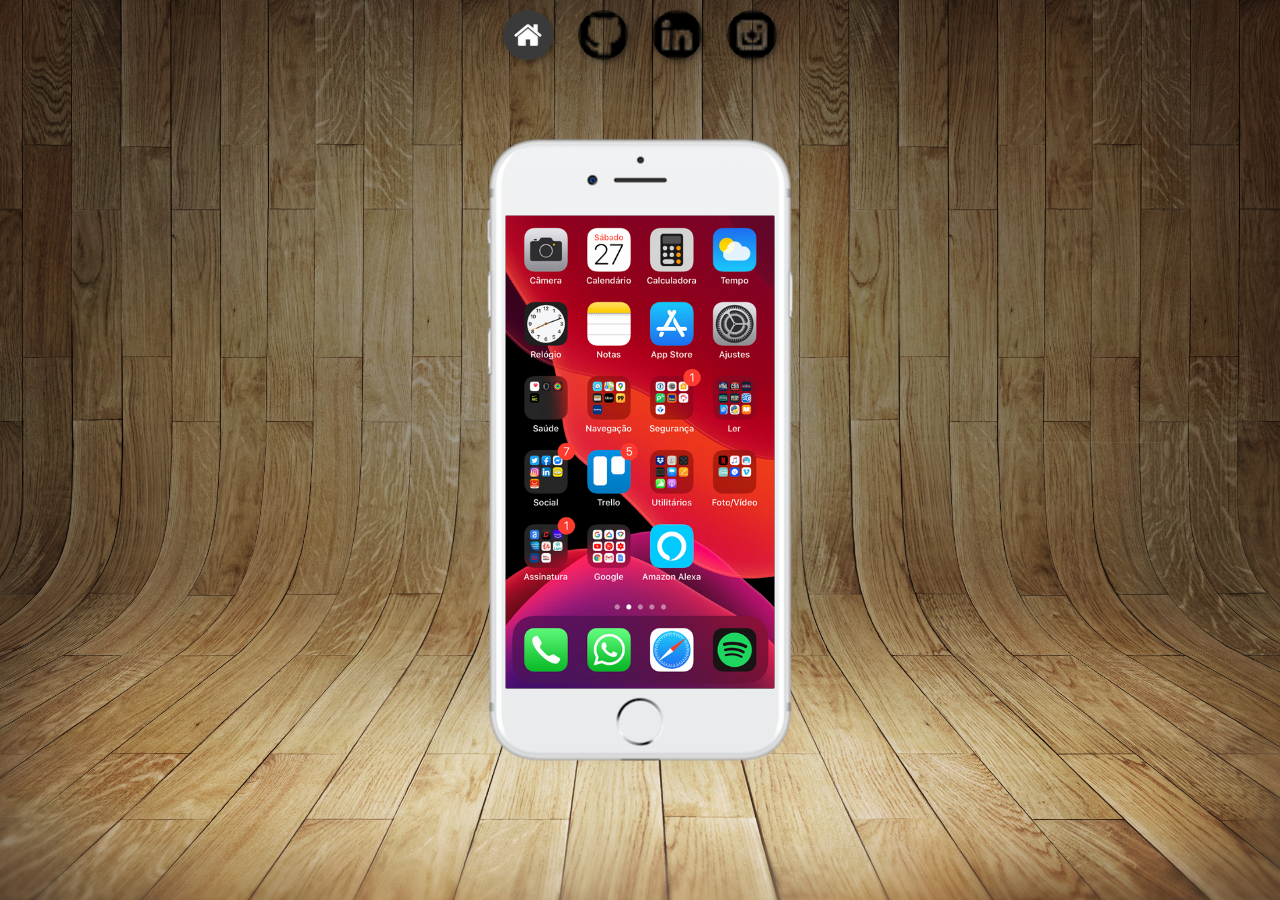
<file: index.html>
<!DOCTYPE html>
<html lang="pt-br">
<head>
    <meta charset="UTF-8">
    <meta name="viewport" content="width=device-width, initial-scale=1.0">
    <link rel="shortcut icon" href="favicon.ico" type="image/x-icon">
    <title>Projeto Rede Sociais</title>
    <link rel="stylesheet" href="css/style.css">
</head>
<body>
    <main>
        <section id="telefone">
            <iframe src="home.html" name="tela" id="tela" frameborder="0"></iframe>

        </section>
        <section id="redes-sociais">
            <a href="home.html" target="tela"> <img src="img/logo-home.jpg" alt="home"></a>
            <a href="github.html" target="tela"> <img src="img/icone-github.png" alt="GitHub"></a>
            <a href="linkedin.html" target="tela"> <img src="img/icone-linkedin.png" alt="Linkedin"></a>
            <a href="instagram.html" target="tela"> <img src="img/icone-instagram.png" alt="Instagram"></a>
        
        </section>
    </main>
    
</body>
</html>
</file>
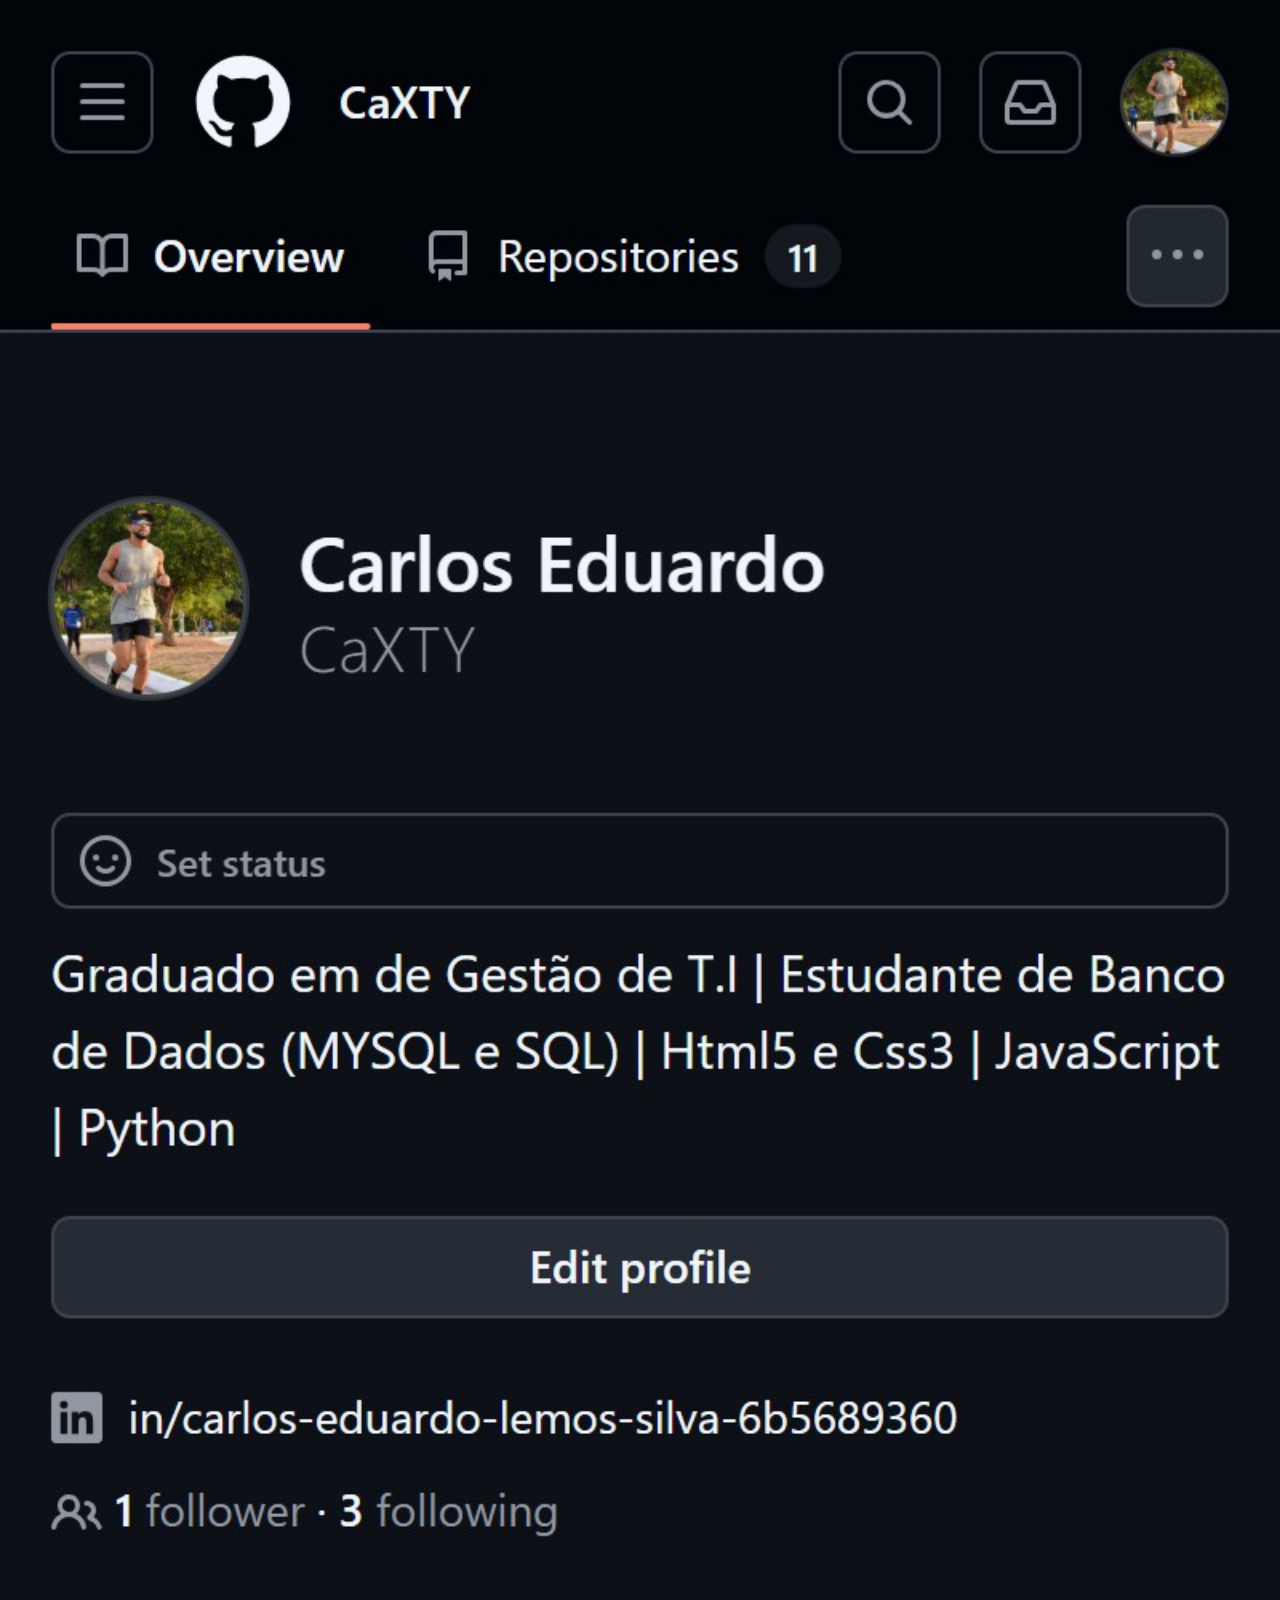
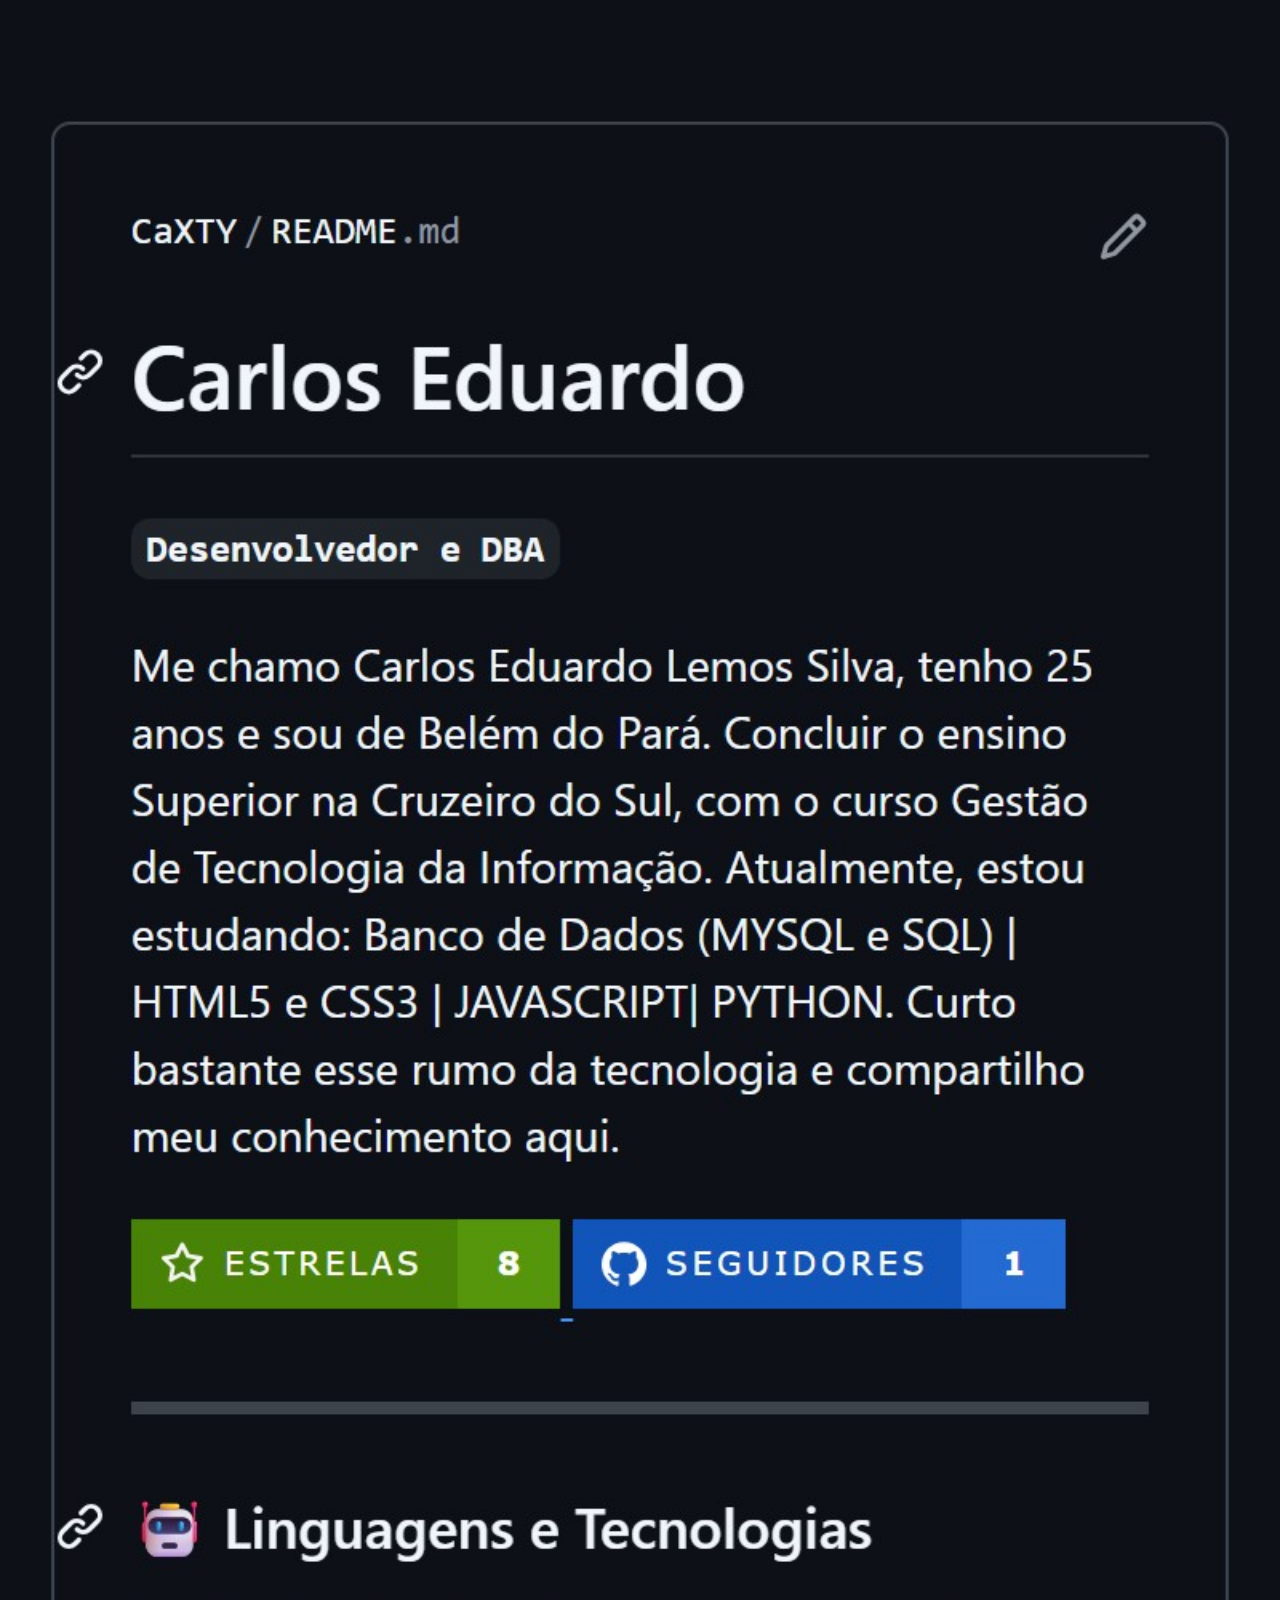
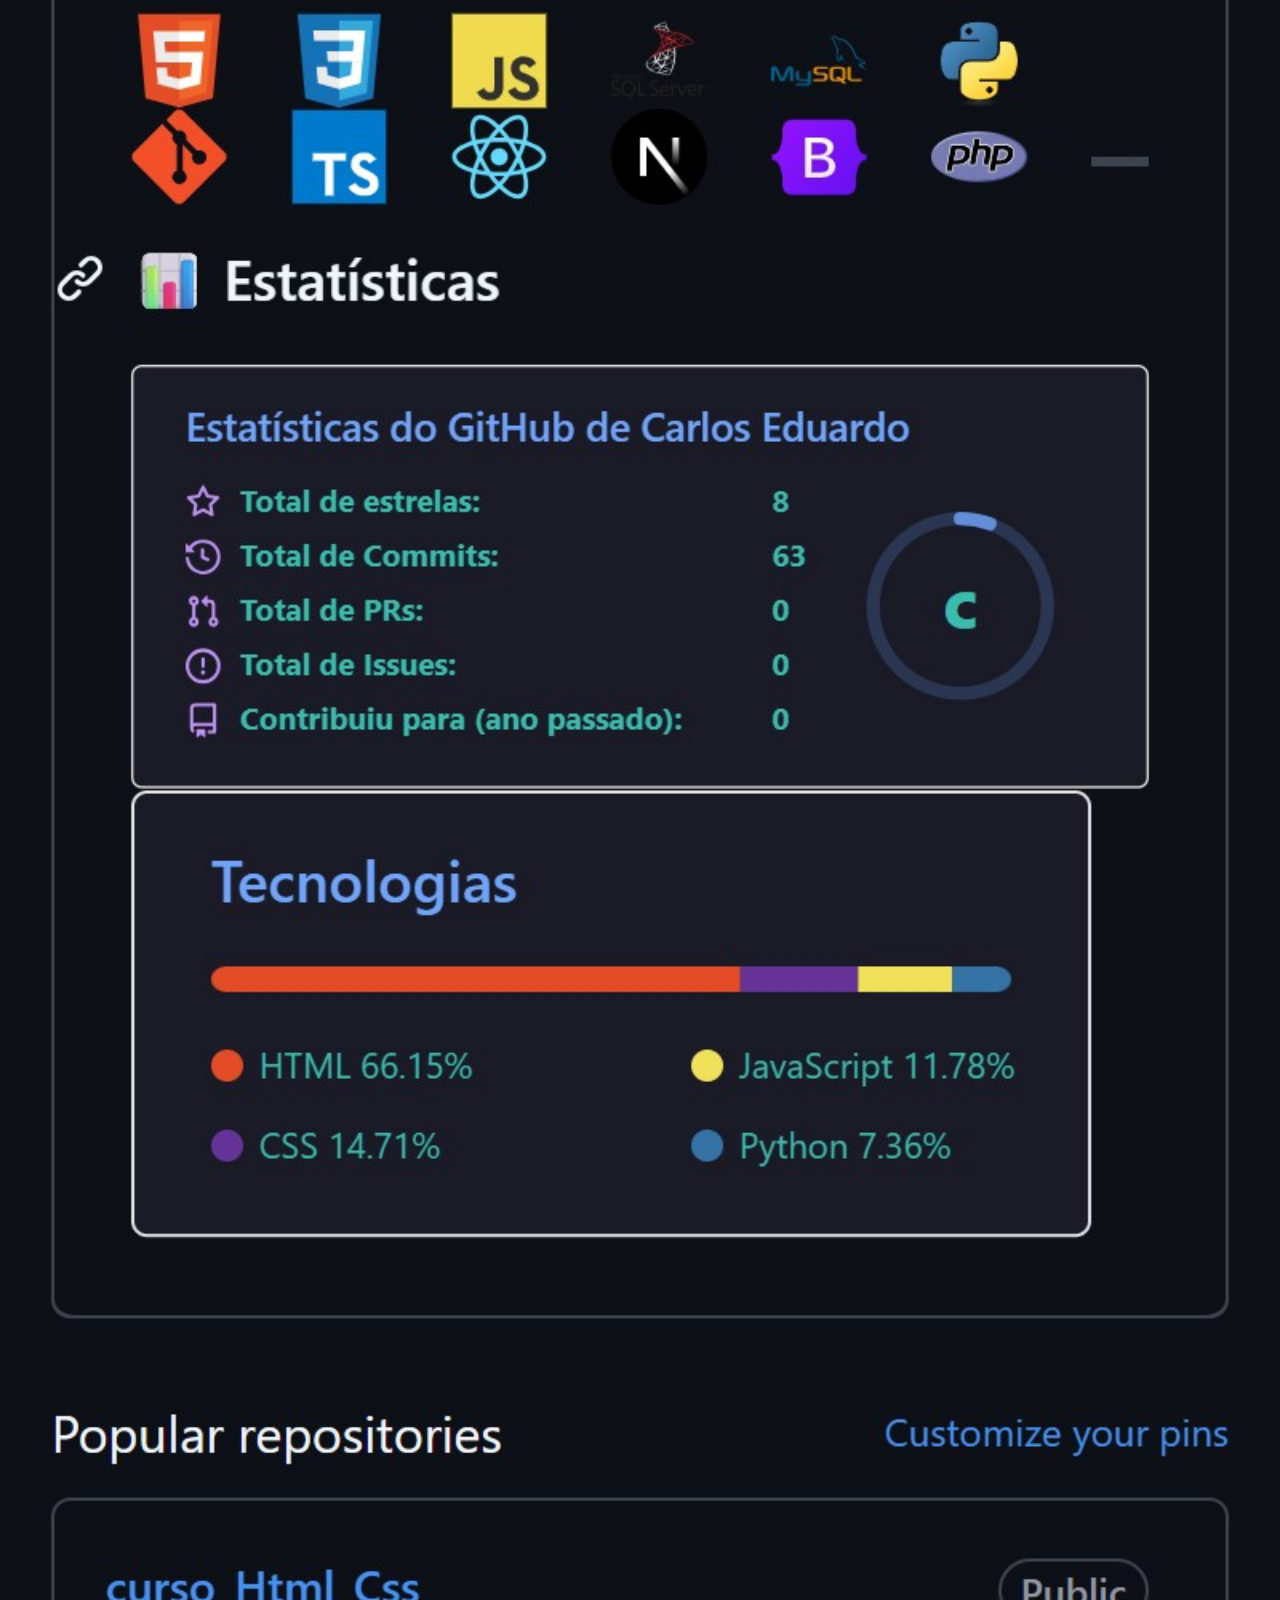
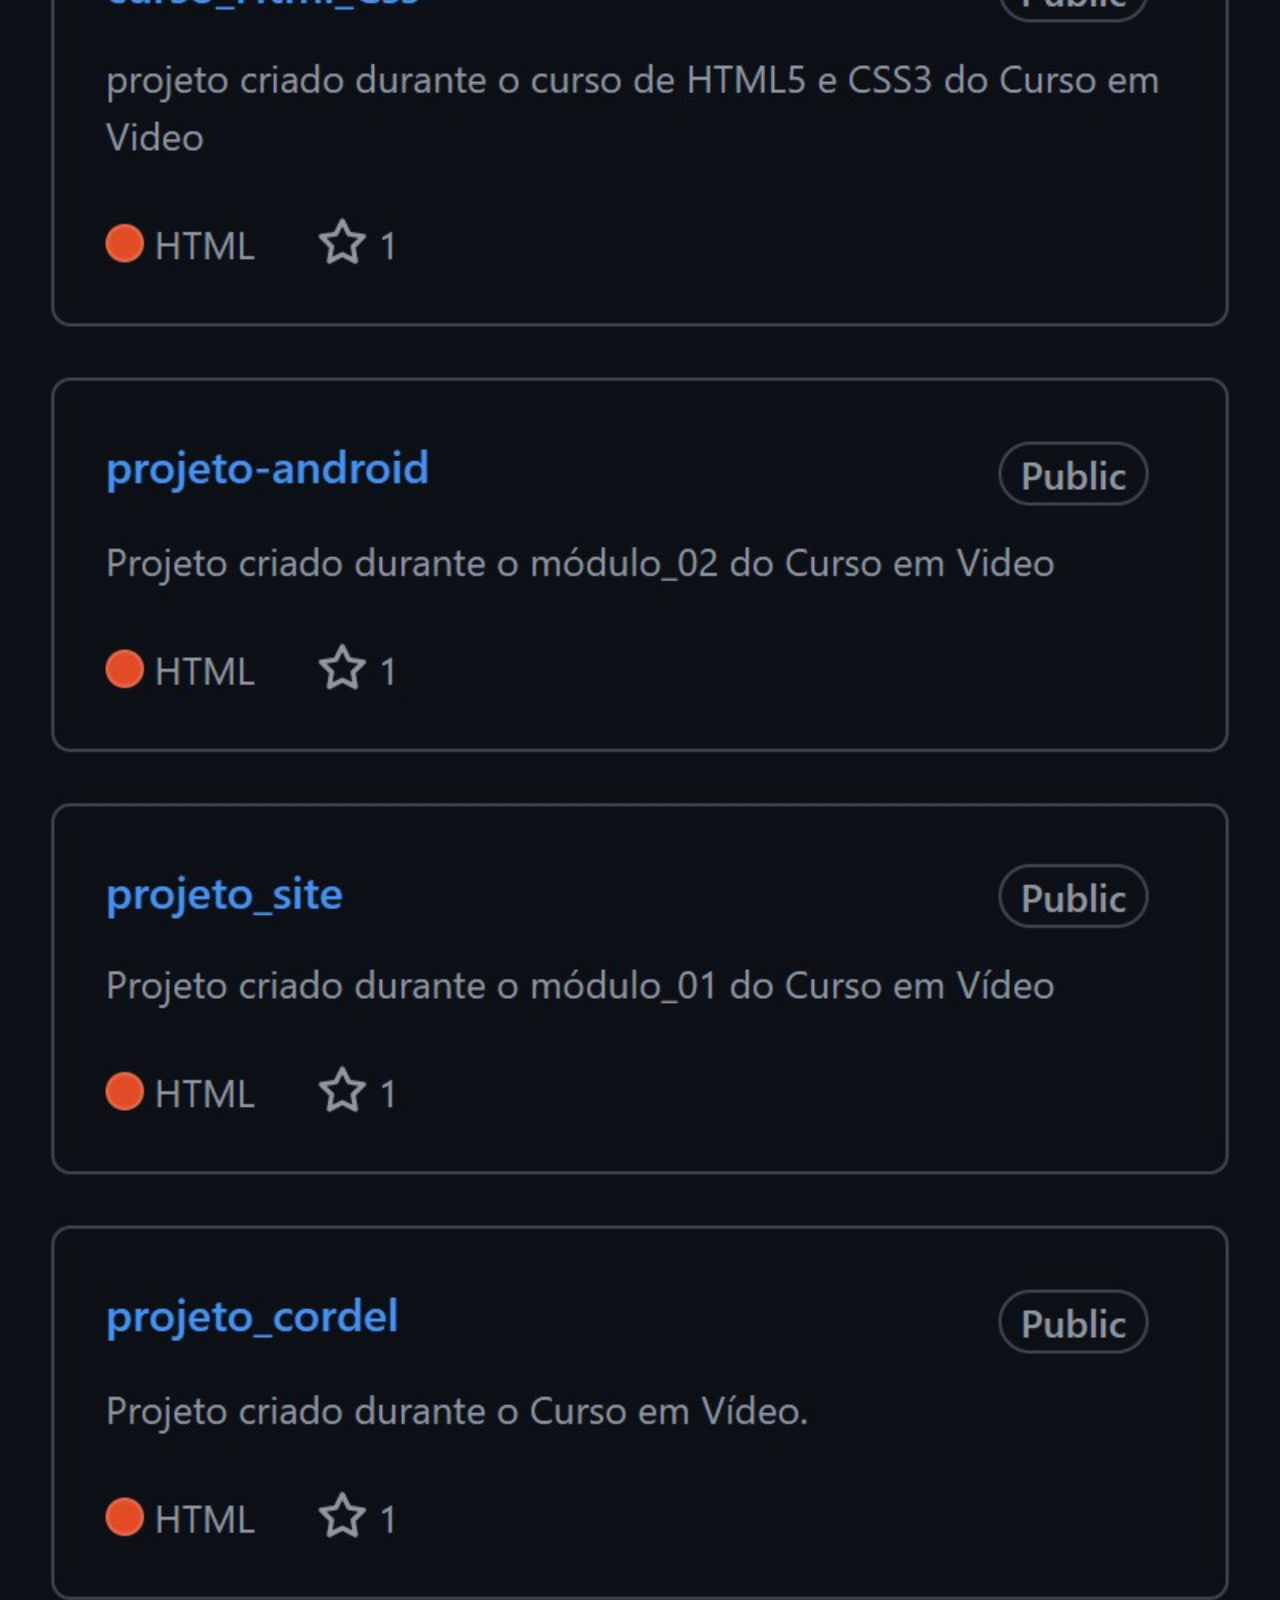
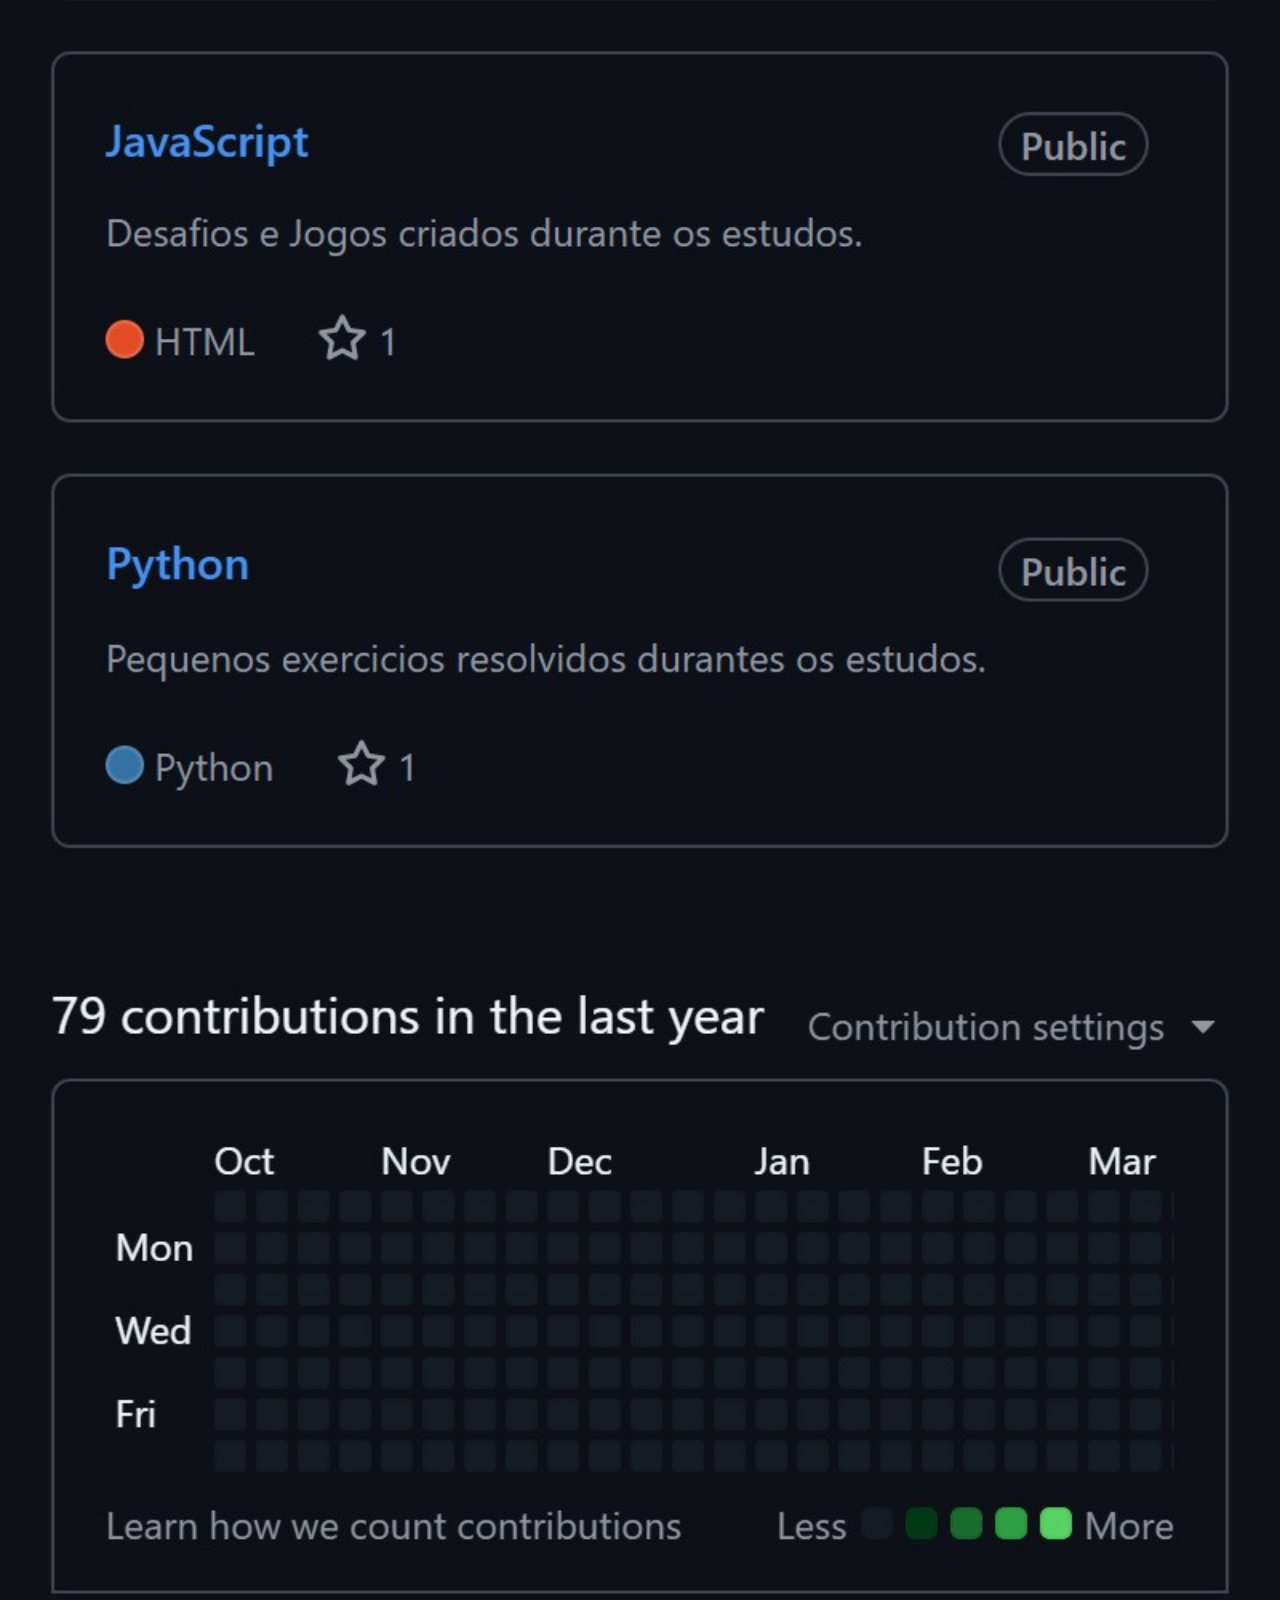
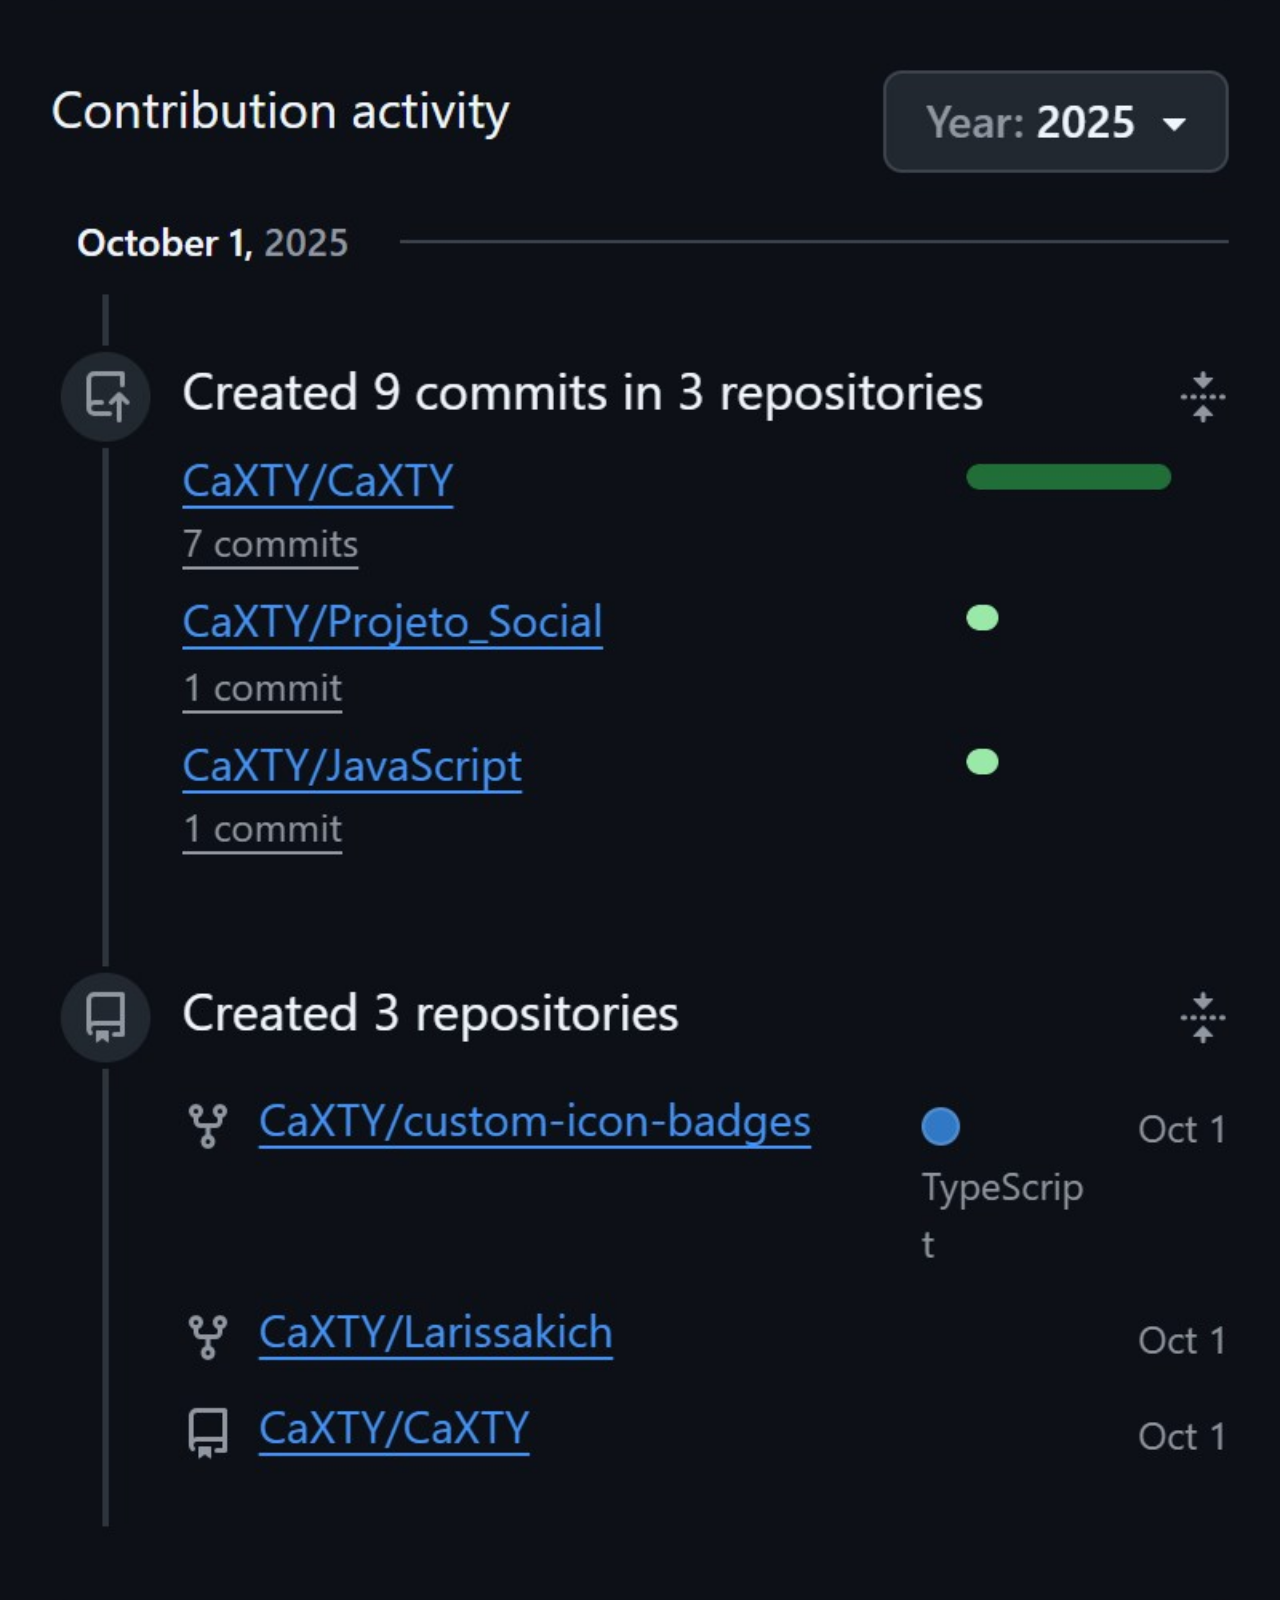
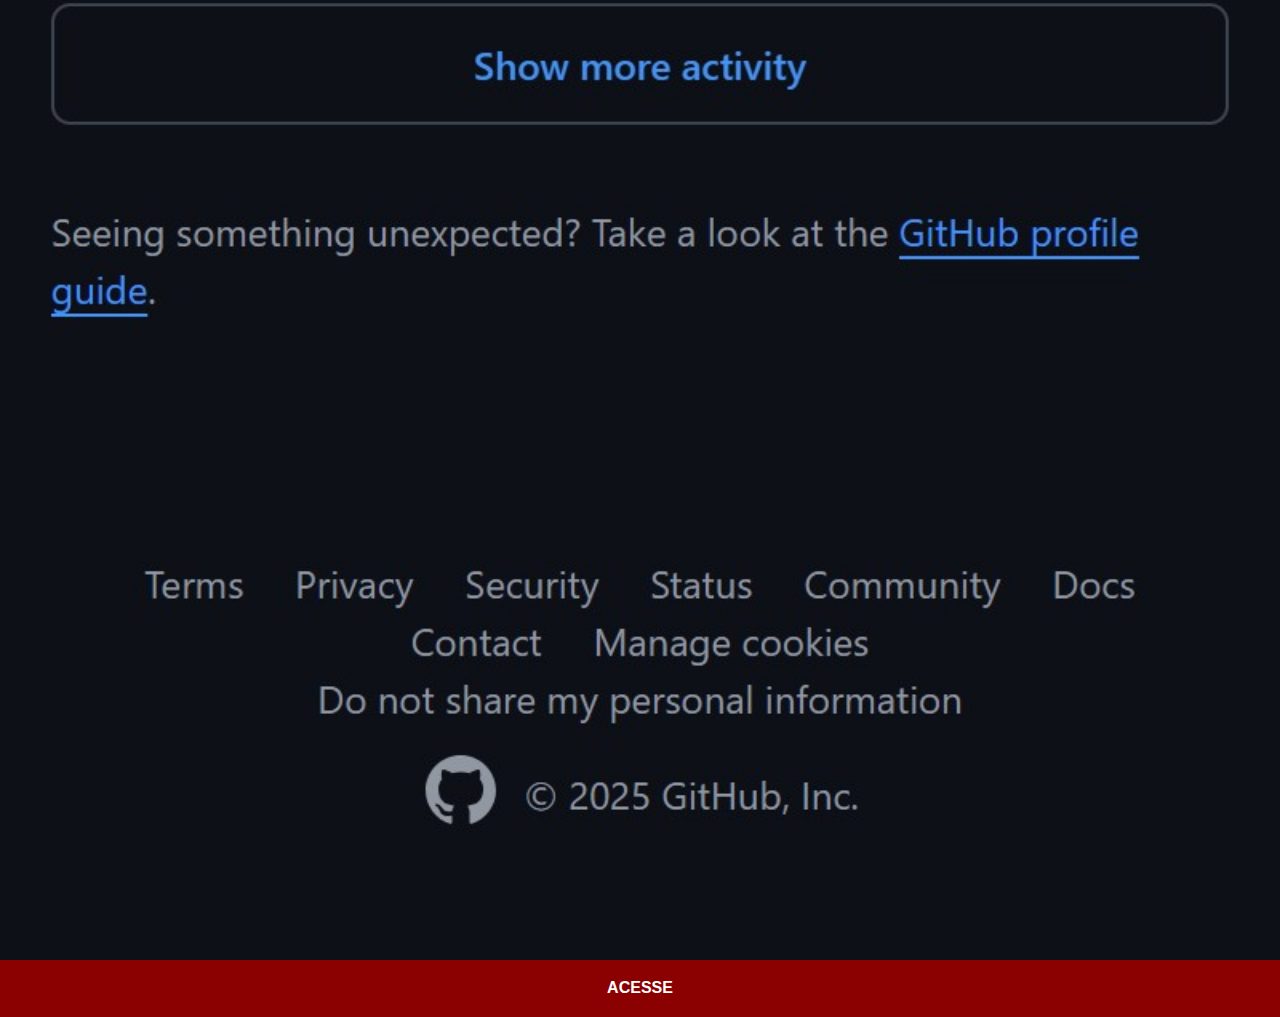
<file: github.html>
<!DOCTYPE html>
<html lang="pt-br">
<head>
    <meta charset="UTF-8">
    <meta name="viewport" content="width=device-width, initial-scale=1.0">
    <title>GitHub</title>
    <link rel="stylesheet" href="css/social.css">
</head>
<body>
    <img src="img/tela-GitHub-Carlos.jpg" alt="GitHub">
    <a href="https://github.com/CaXTY" target="_blank">ACESSE</a>
    
</body>
</html>
</file>
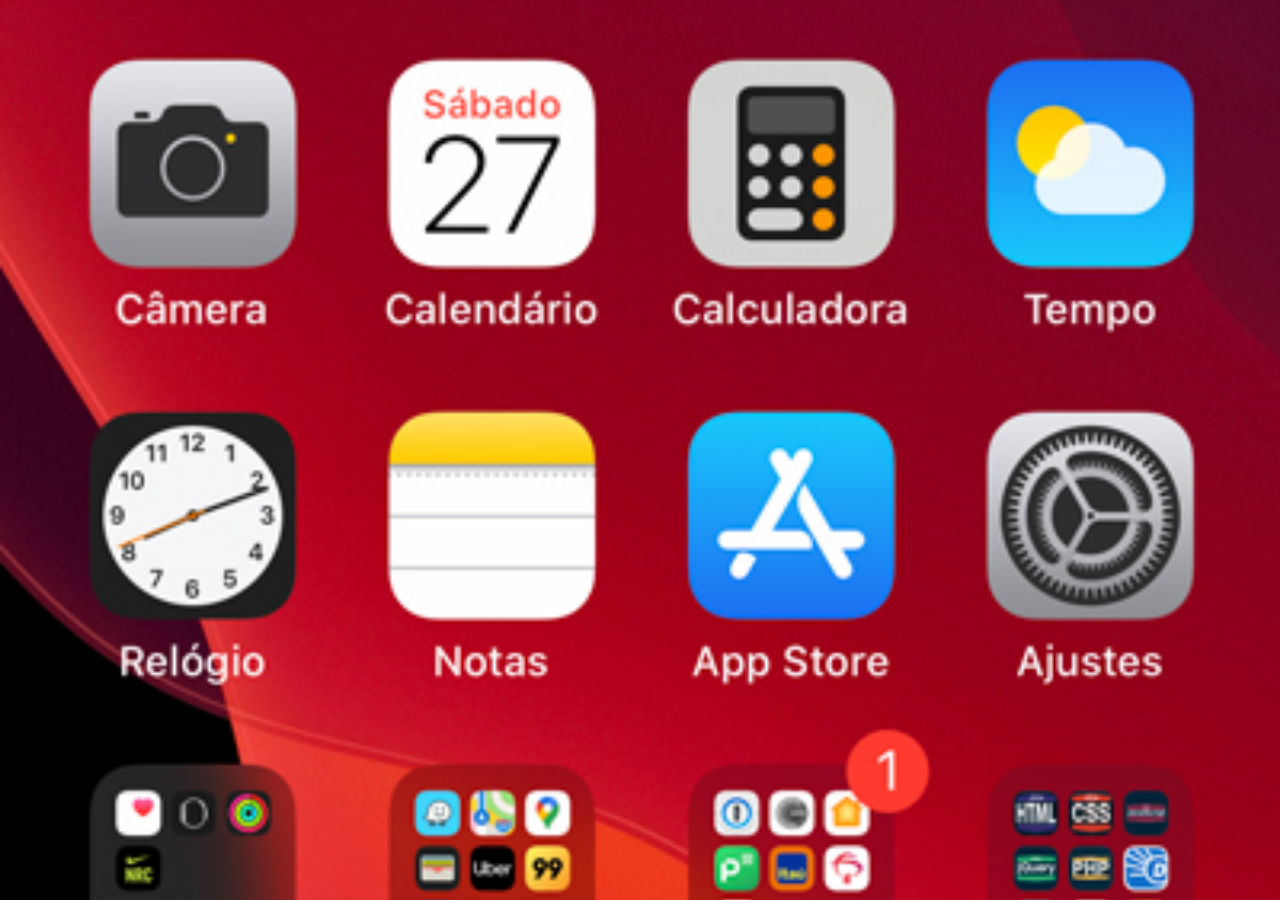
<file: home.html>
<!DOCTYPE html>
<html lang="pt-br">
<head>
    <meta charset="UTF-8">
    <meta name="viewport" content="width=device-width, initial-scale=1.0">
    <title>Home</title>
    <style>
        * {
            margin: 0px;
            padding: 0px;
        }

        body {
            width: 100vw;
            height: 100vh;
            background: black url('img/tela-home.jpg') no-repeat top center;
            background-size: cover;
        }
    </style>
</head>
<body>
    
</body>
</html>
</file>
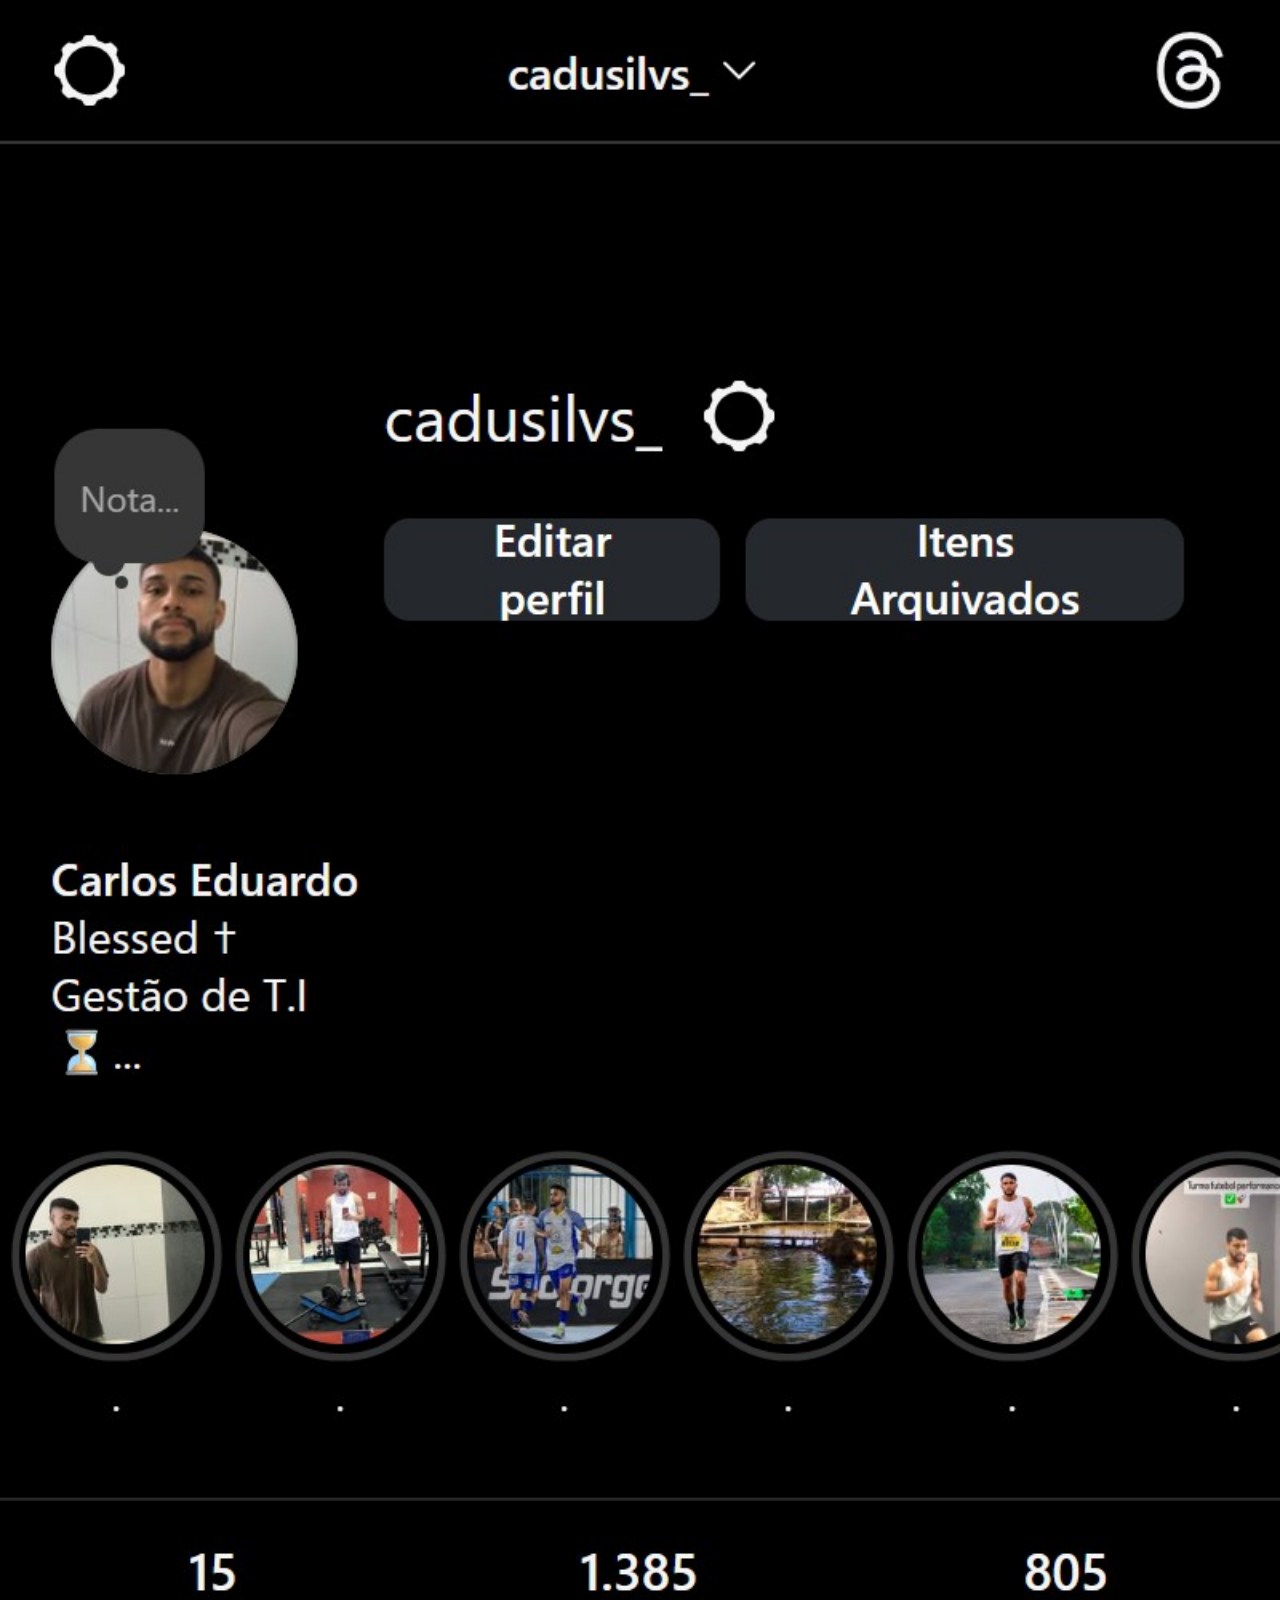
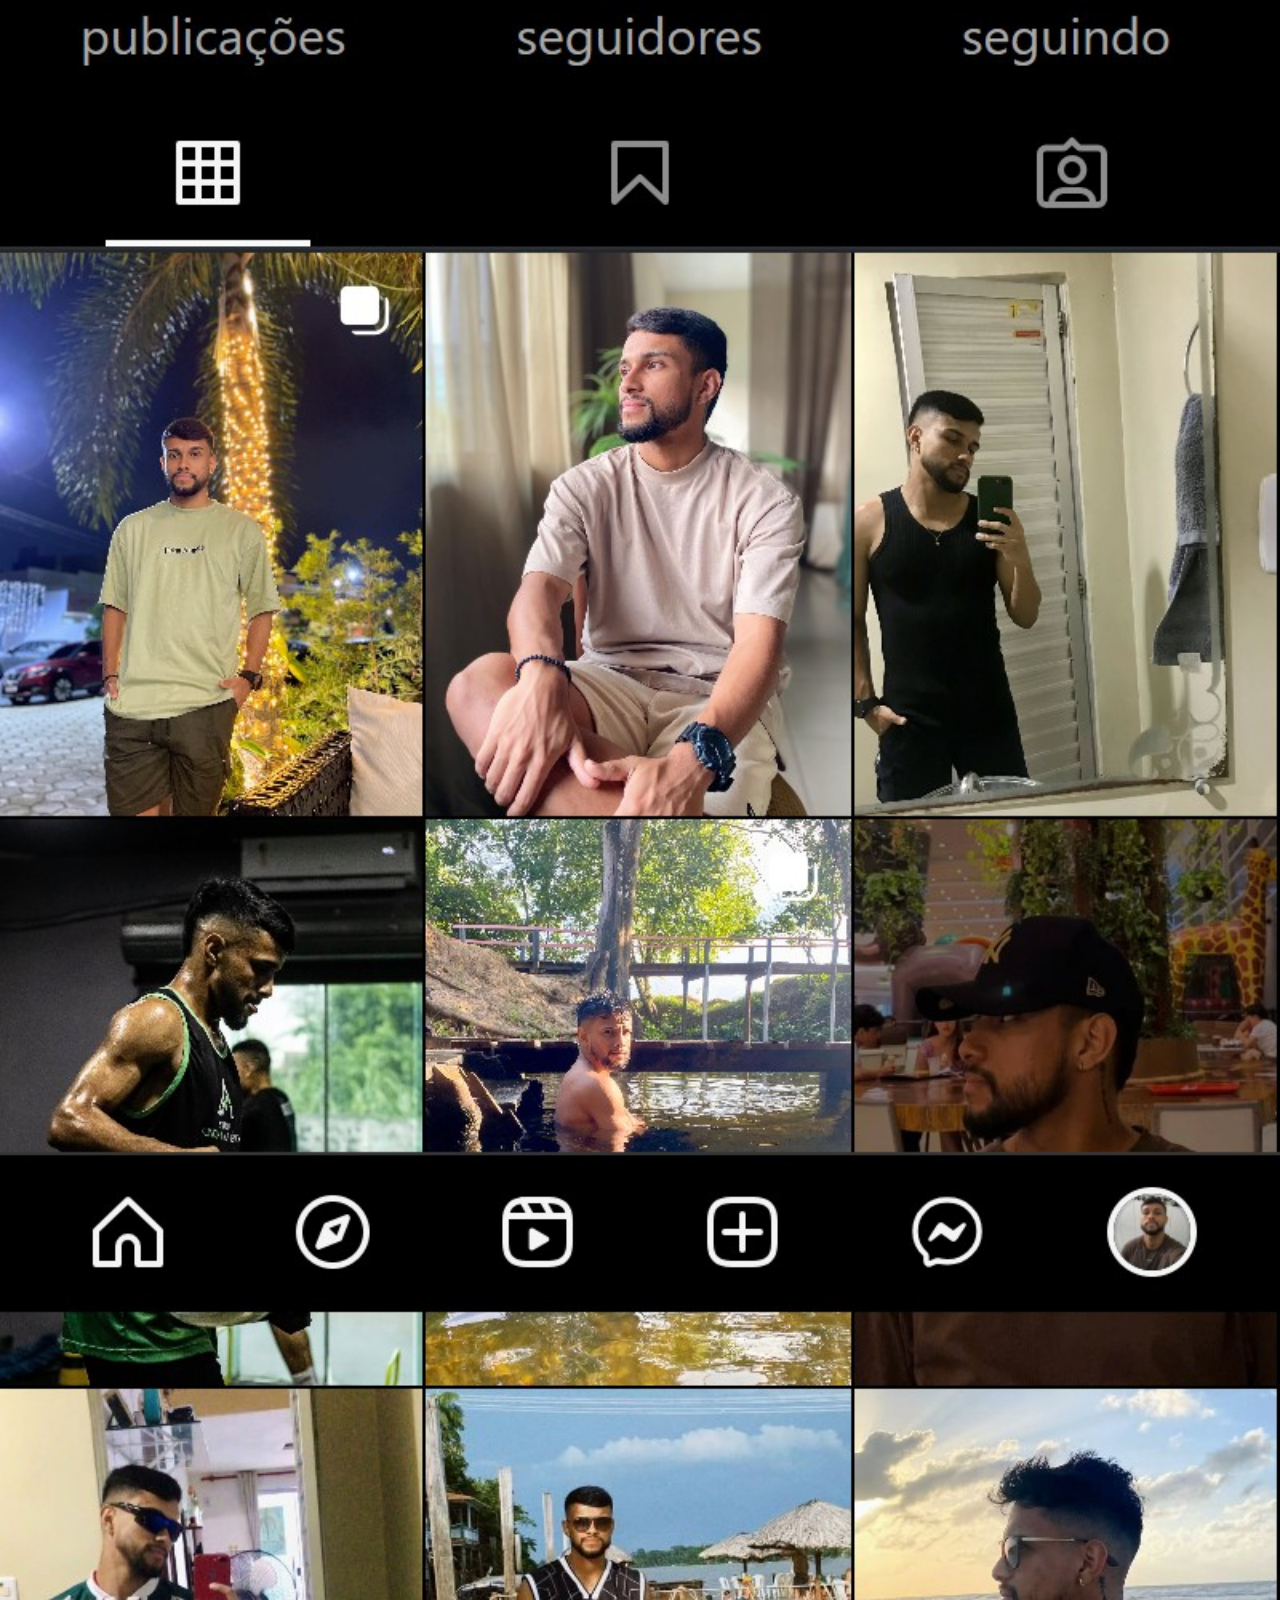
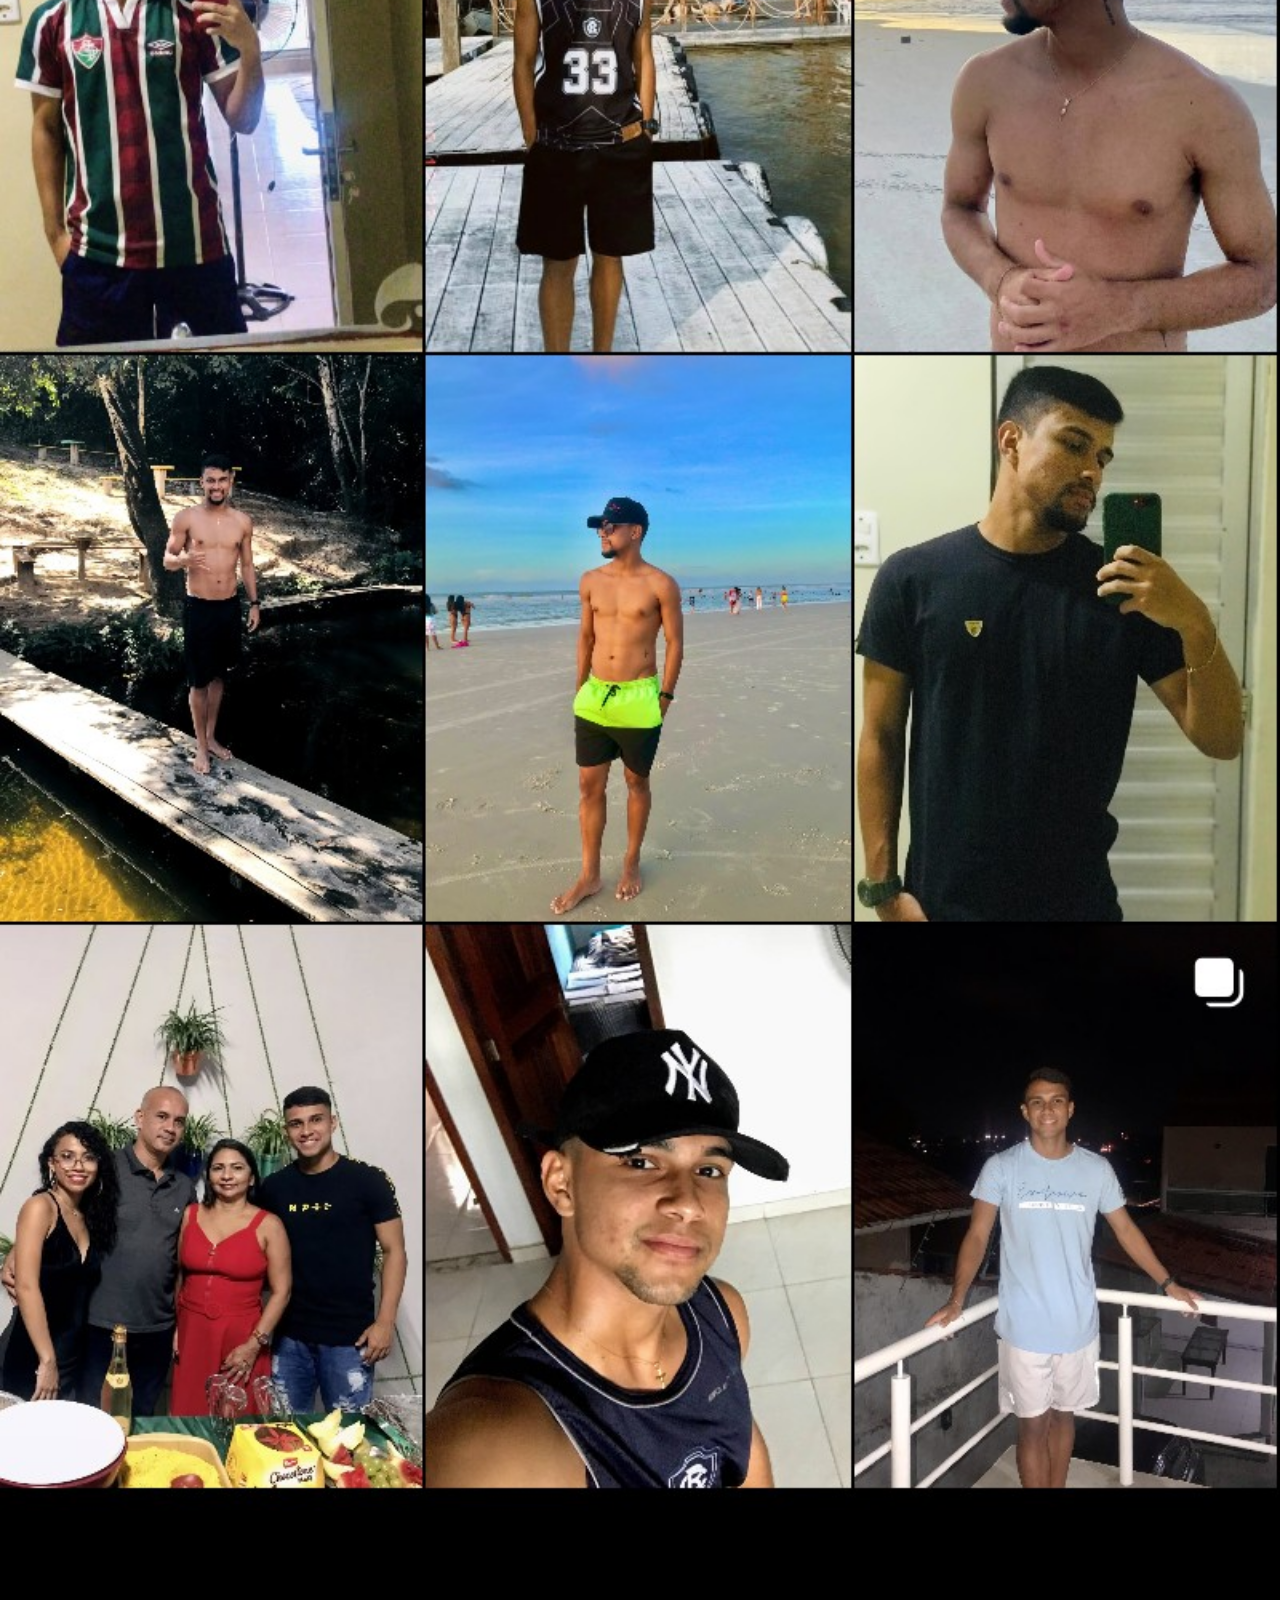
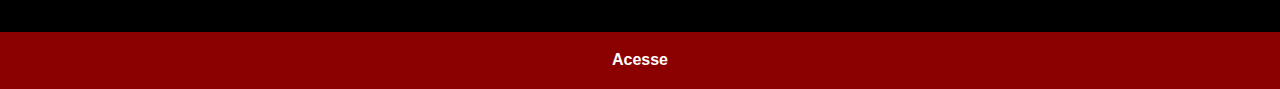
<file: instagram.html>
<!DOCTYPE html>
<html lang="pt-br">
<head>
    <meta charset="UTF-8">
    <meta name="viewport" content="width=device-width, initial-scale=1.0">
    <title>Instagram</title>
    <link rel="stylesheet" href="css/social.css">
</head>
<body>
    <img src="img/tela-instagram.jpg" alt="Instagram">
    <a href="https://www.instagram.com/cadusilvs_/" target="_blank">Acesse</a>
</body>
</html>
</file>
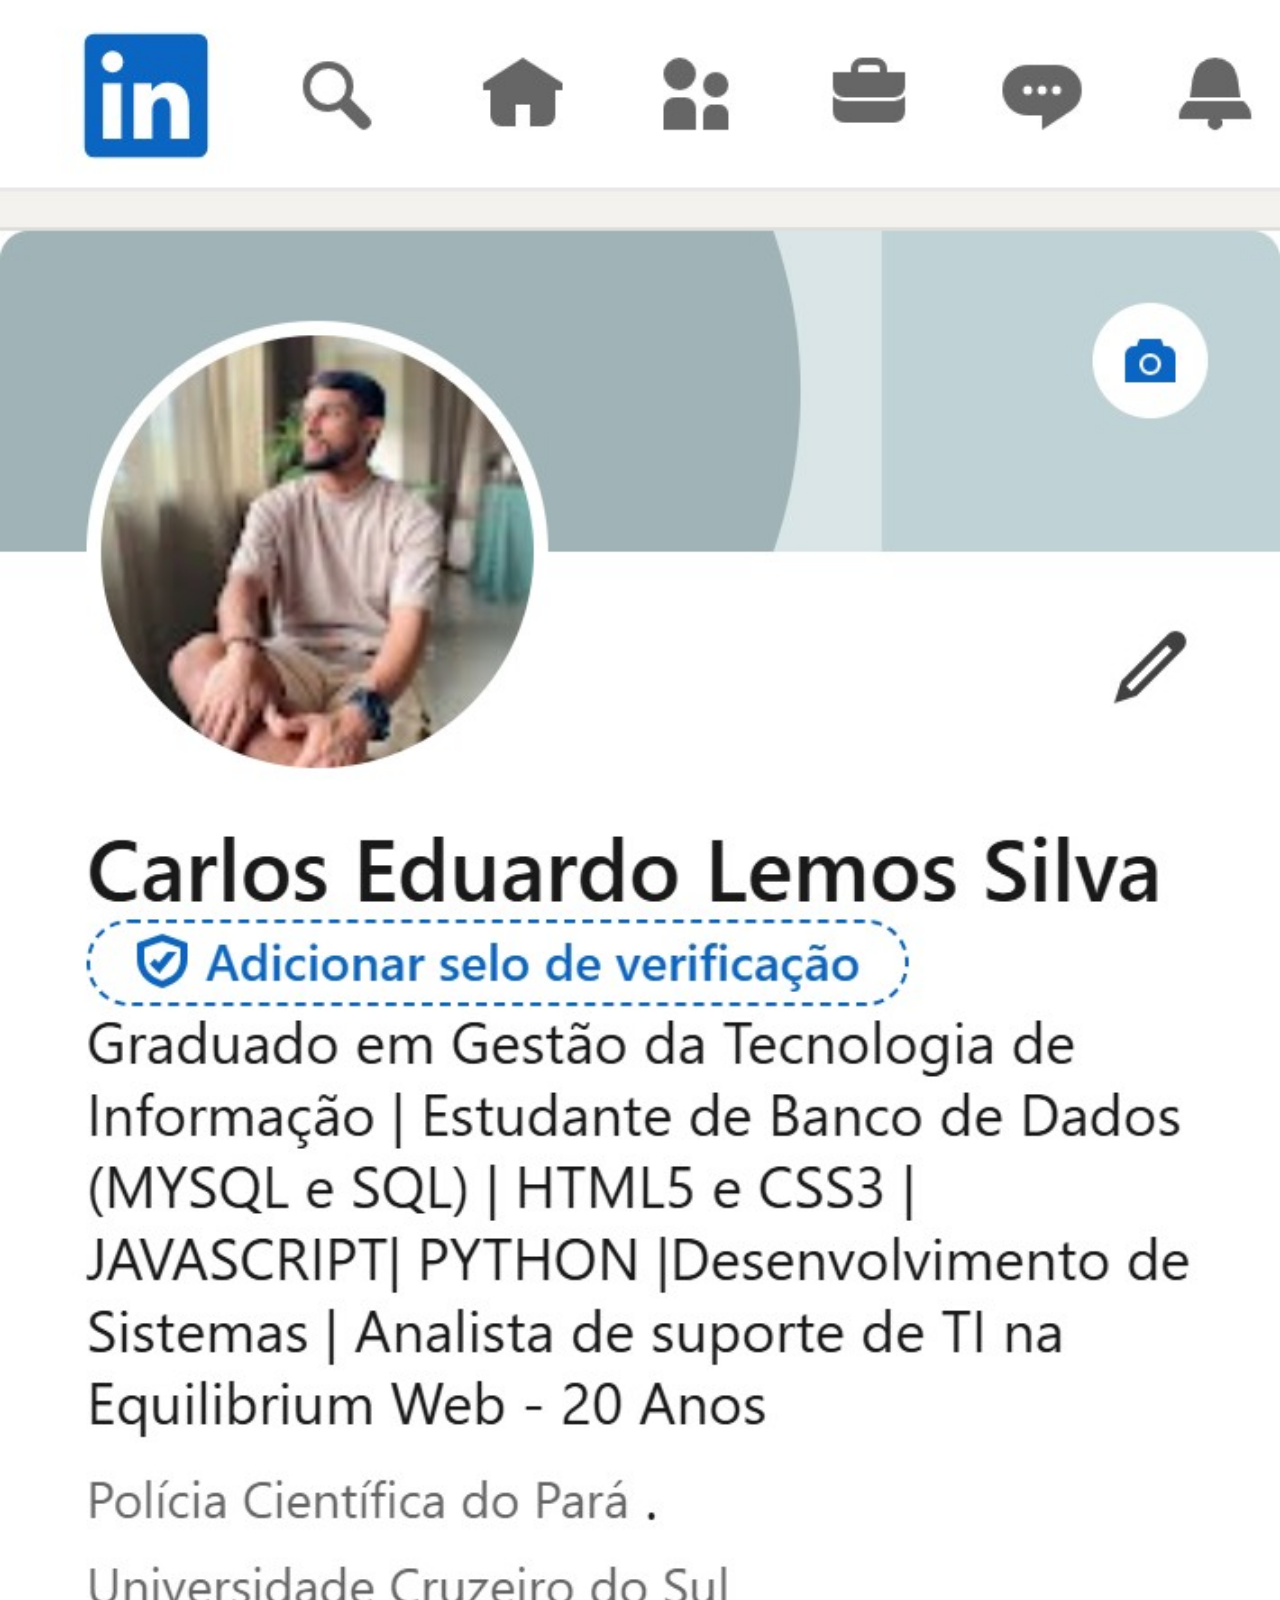
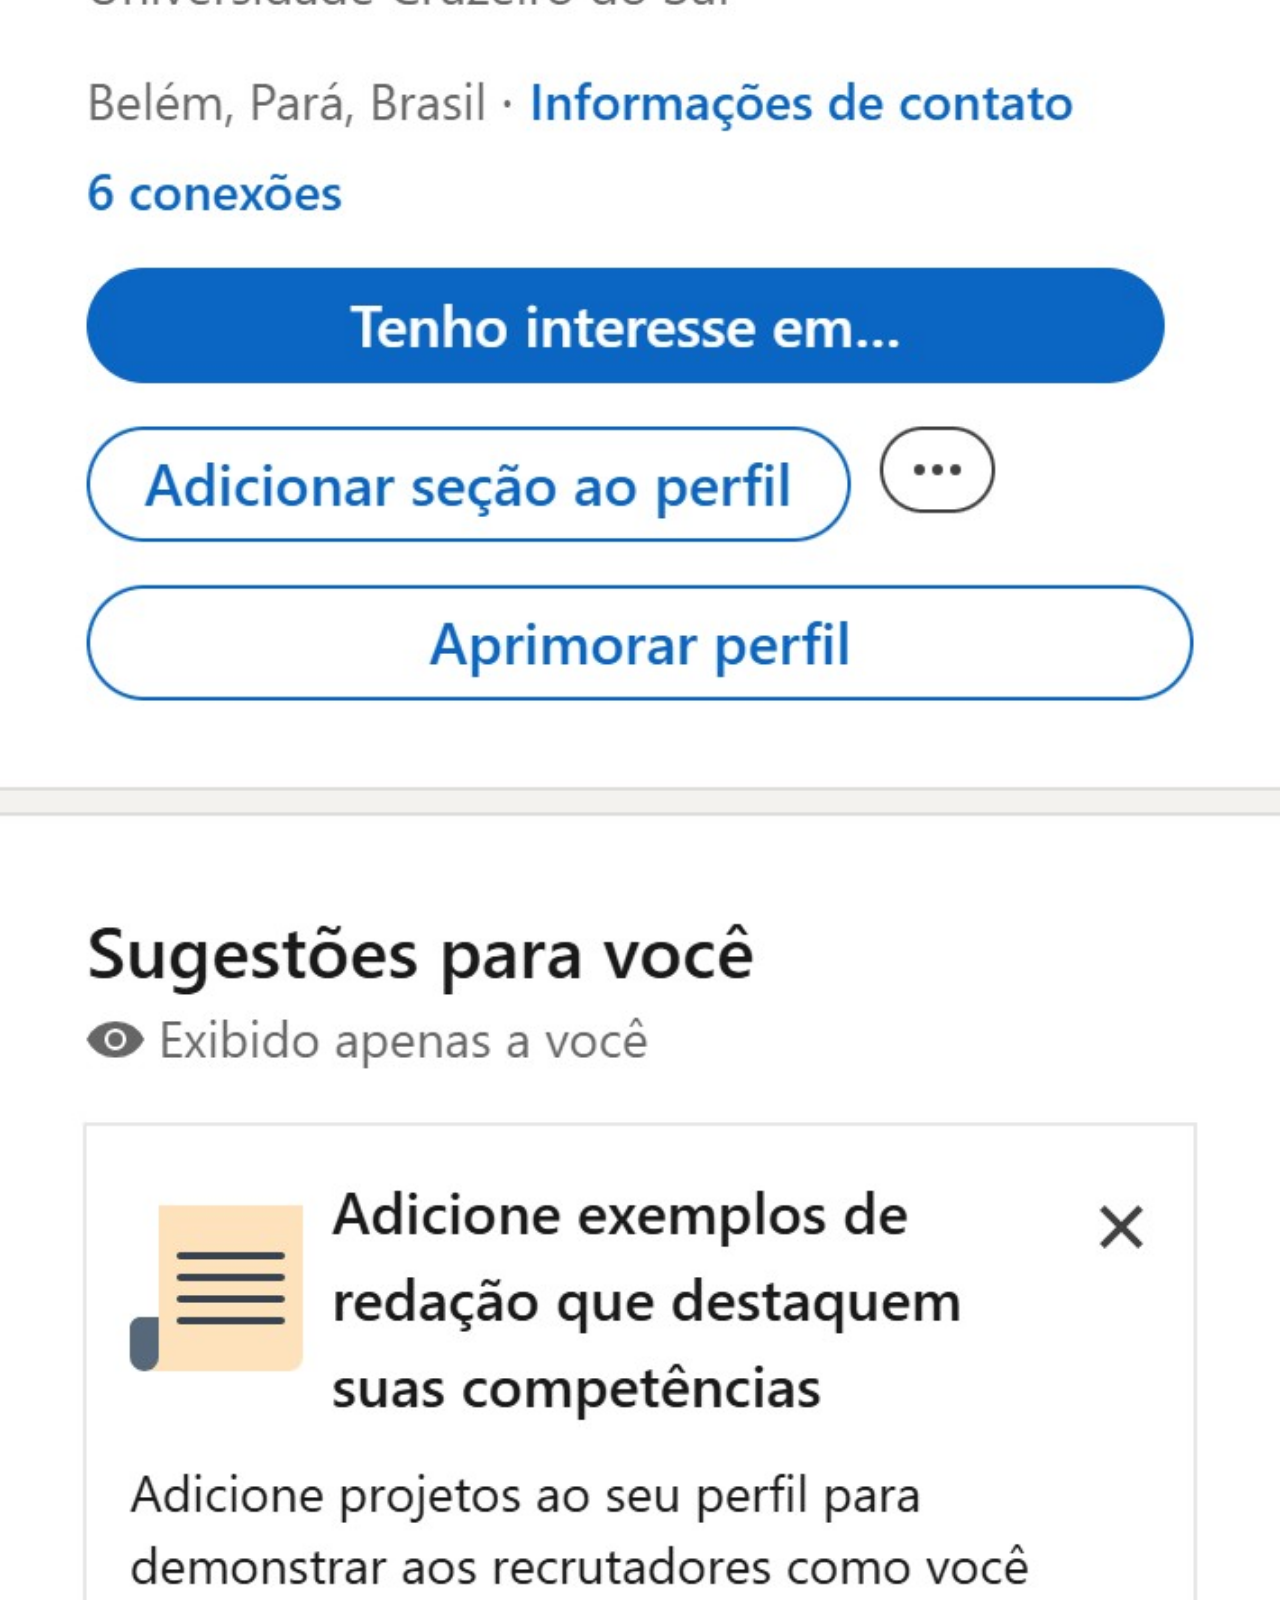
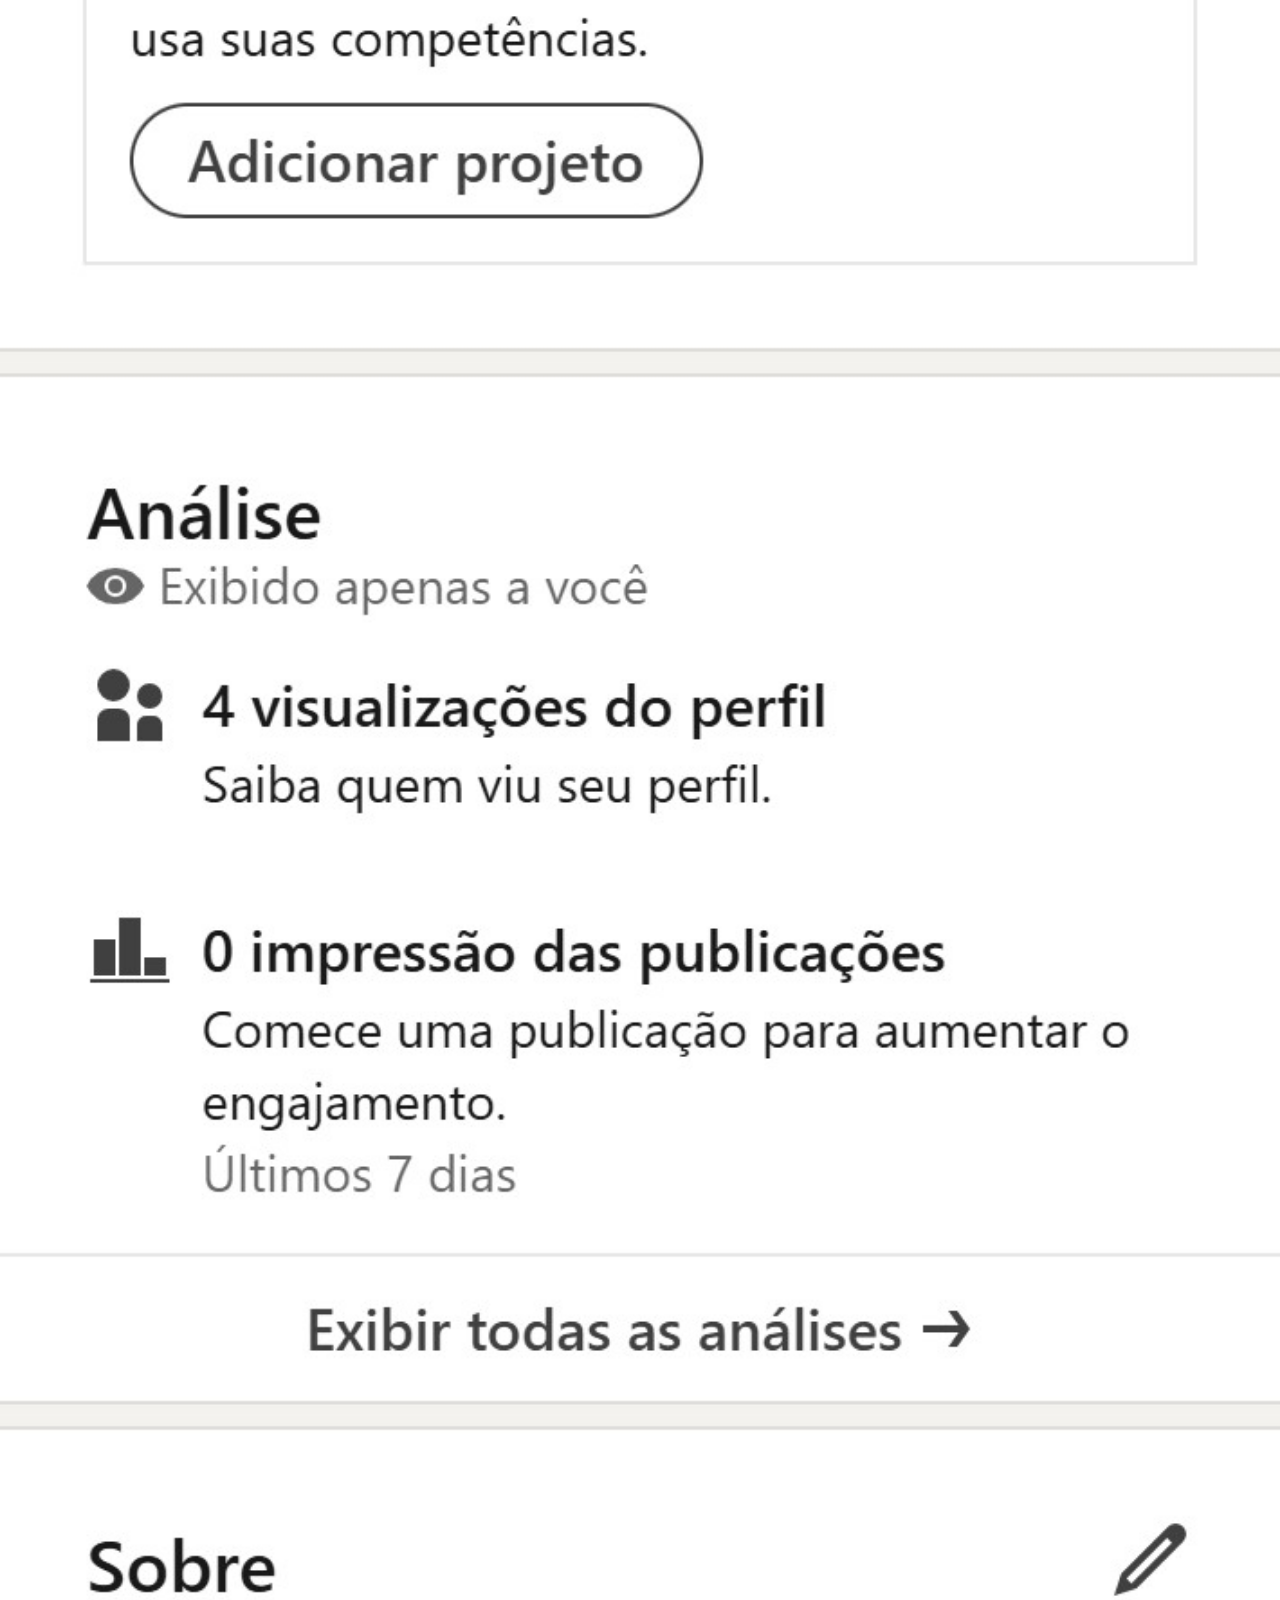
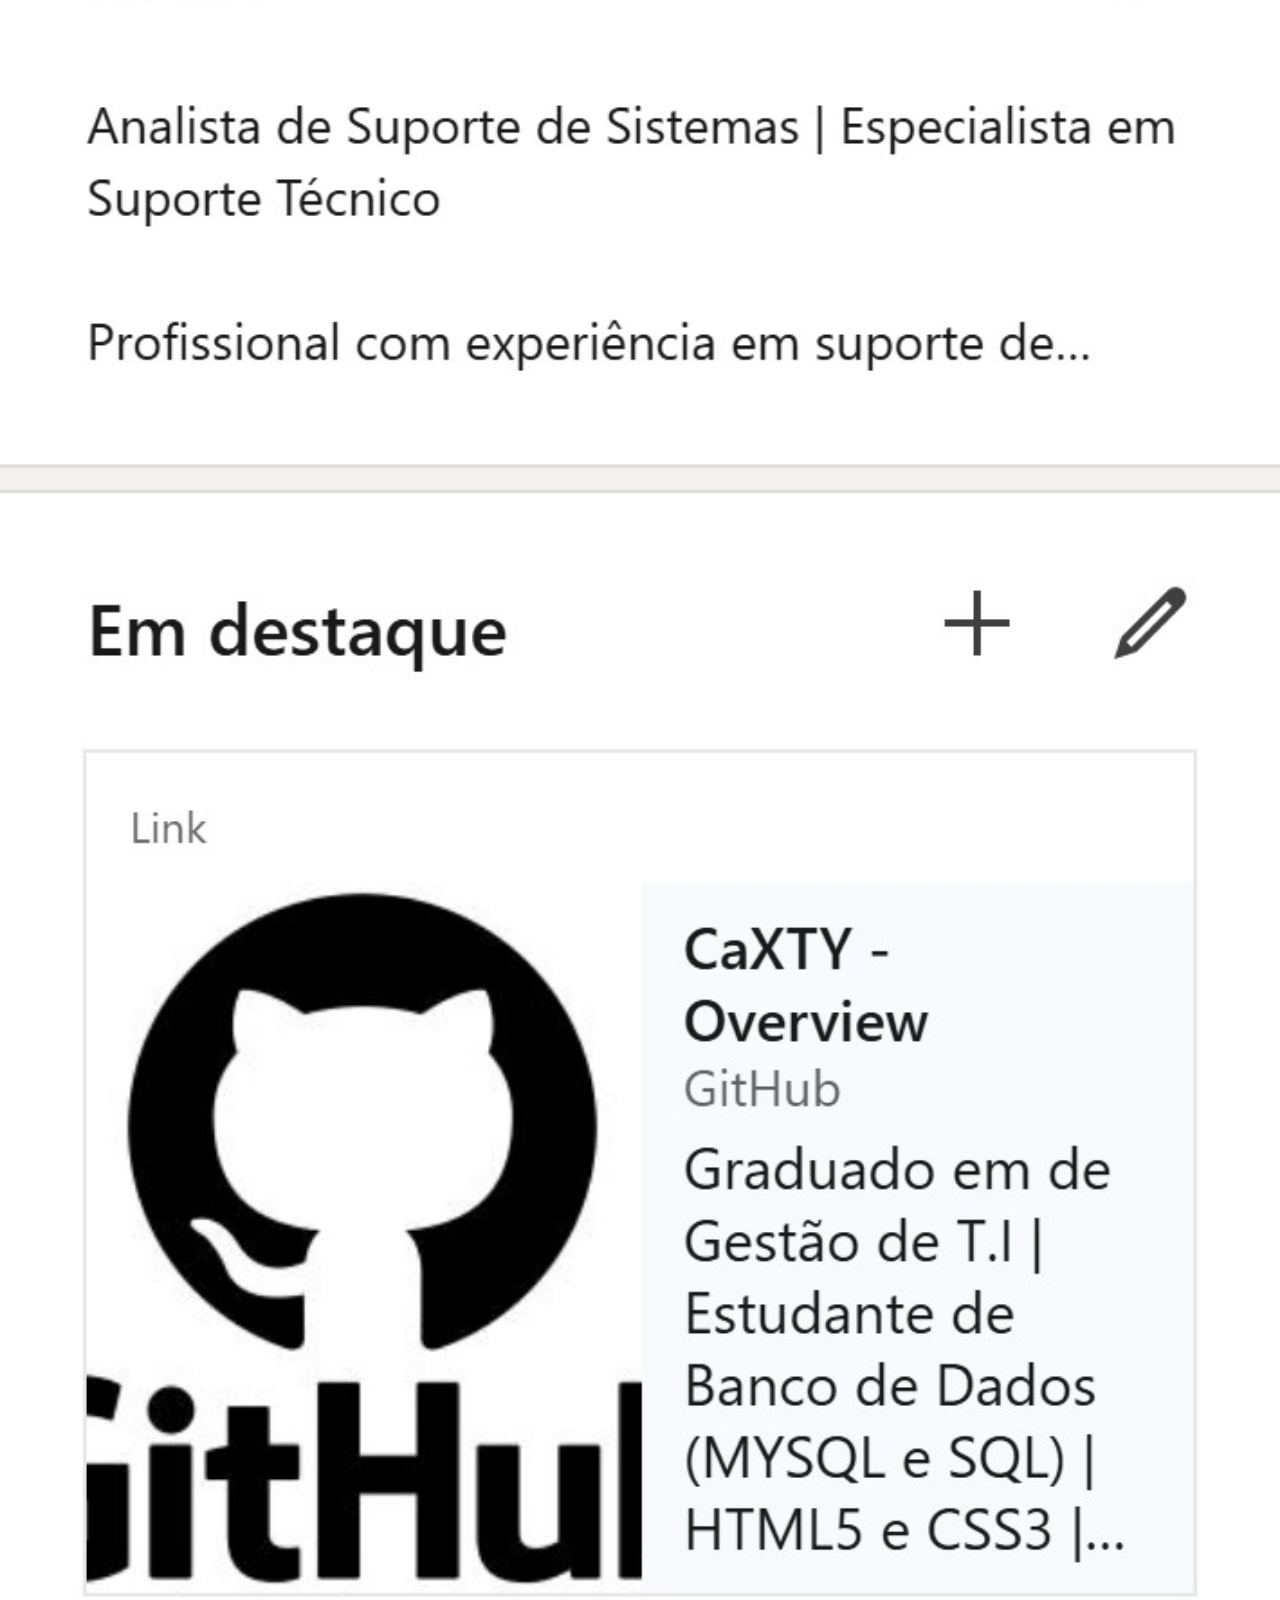
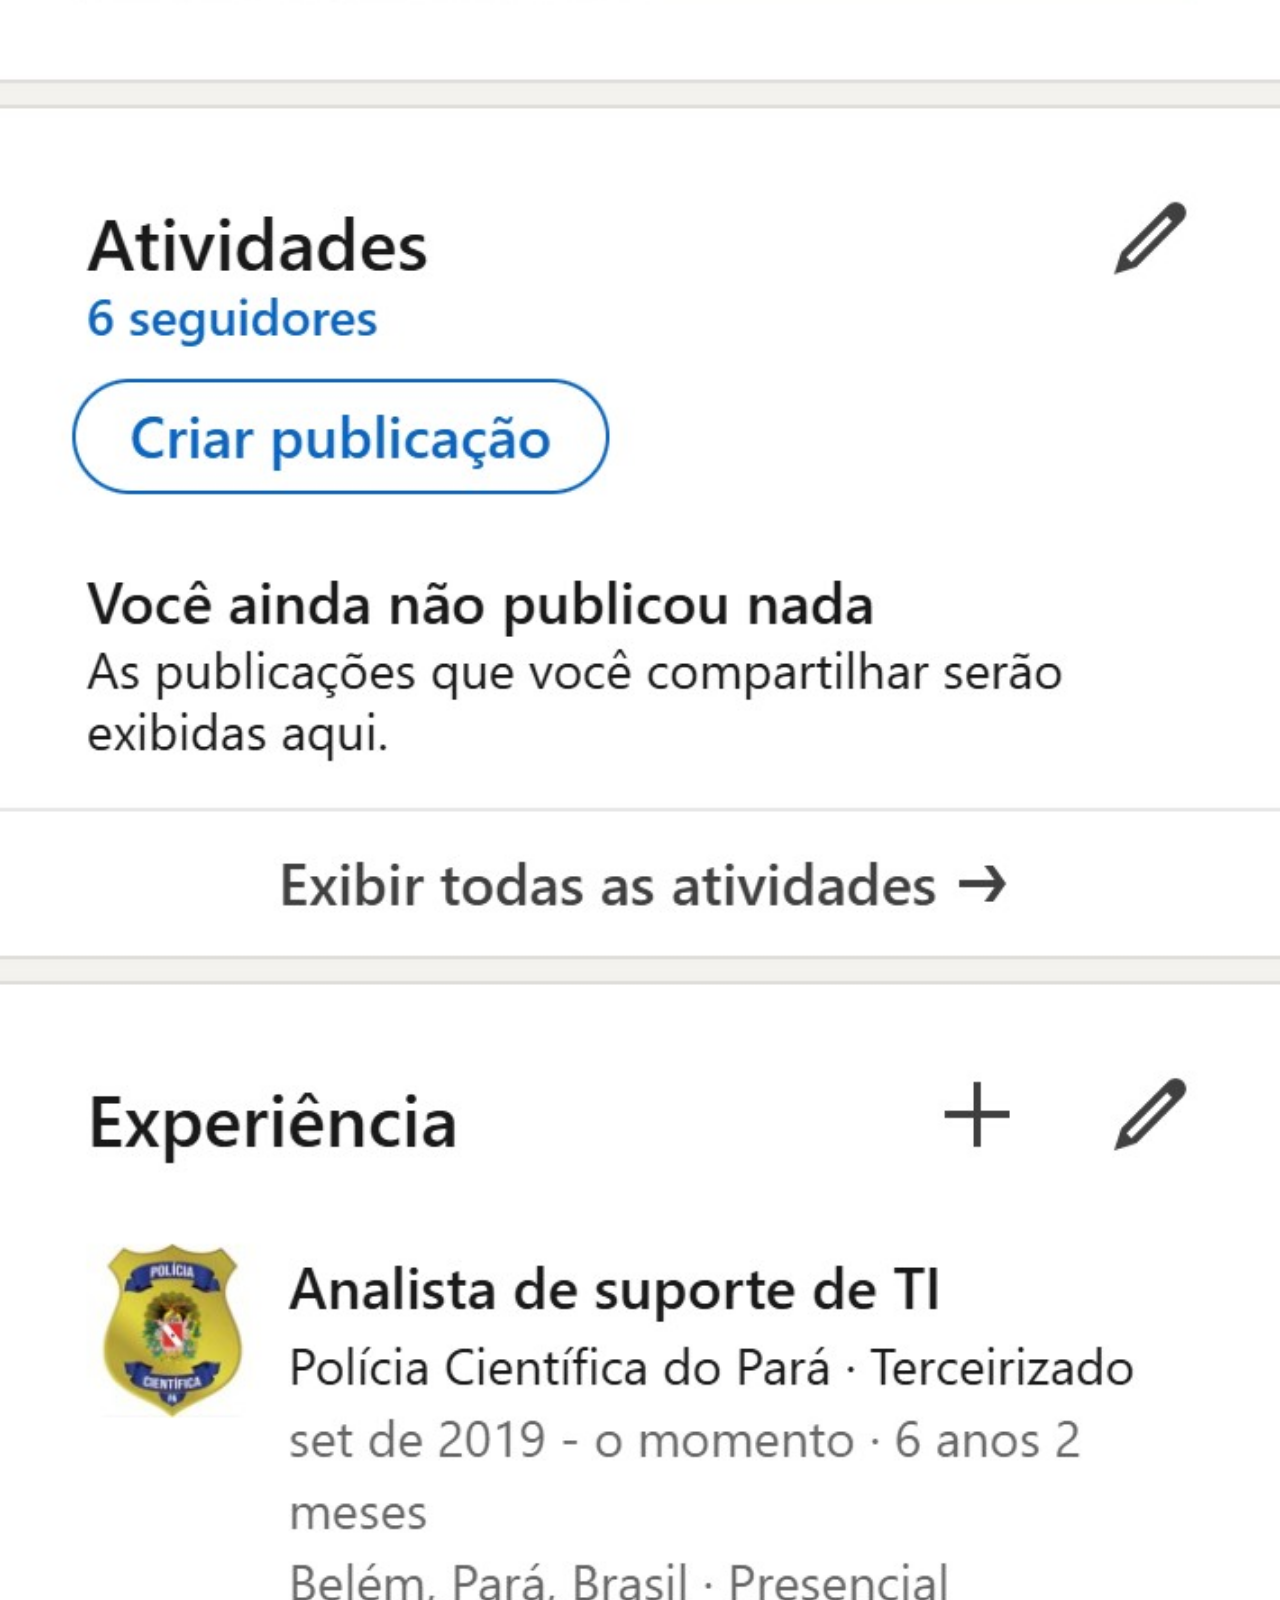
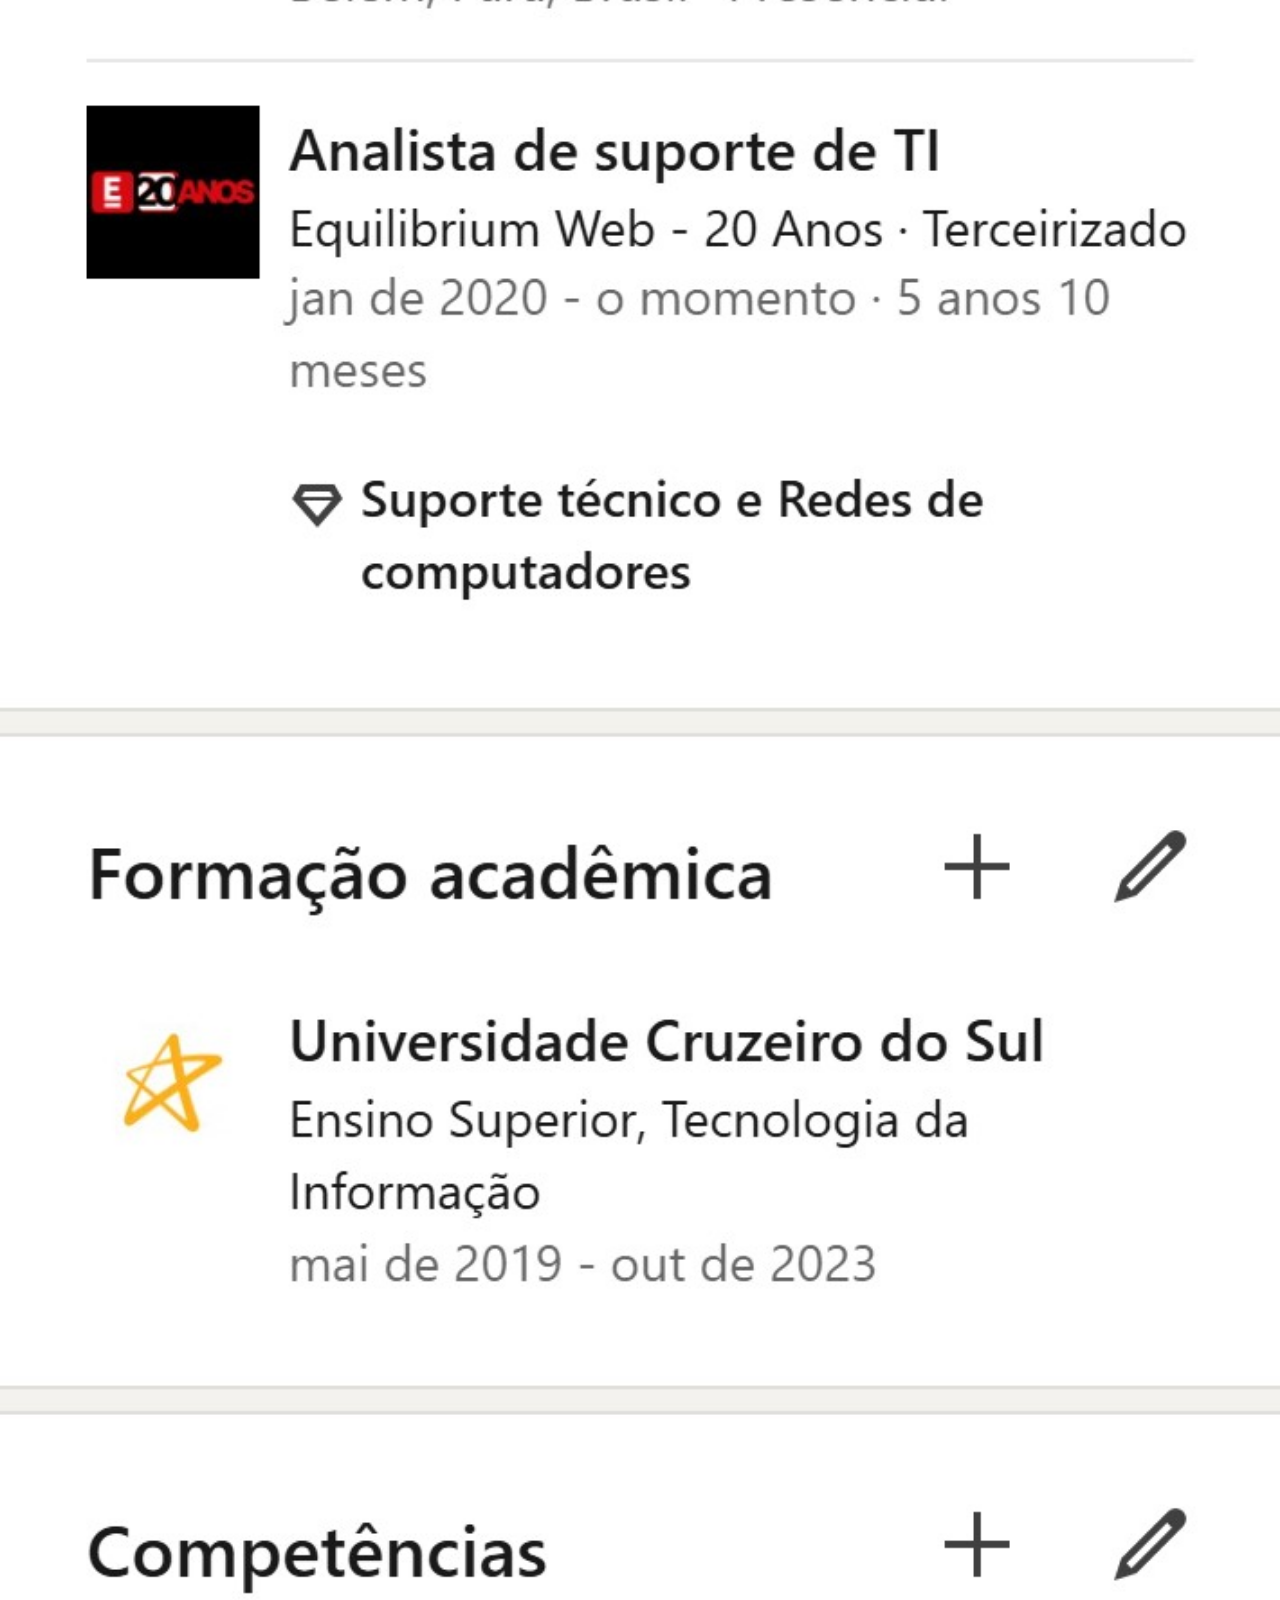
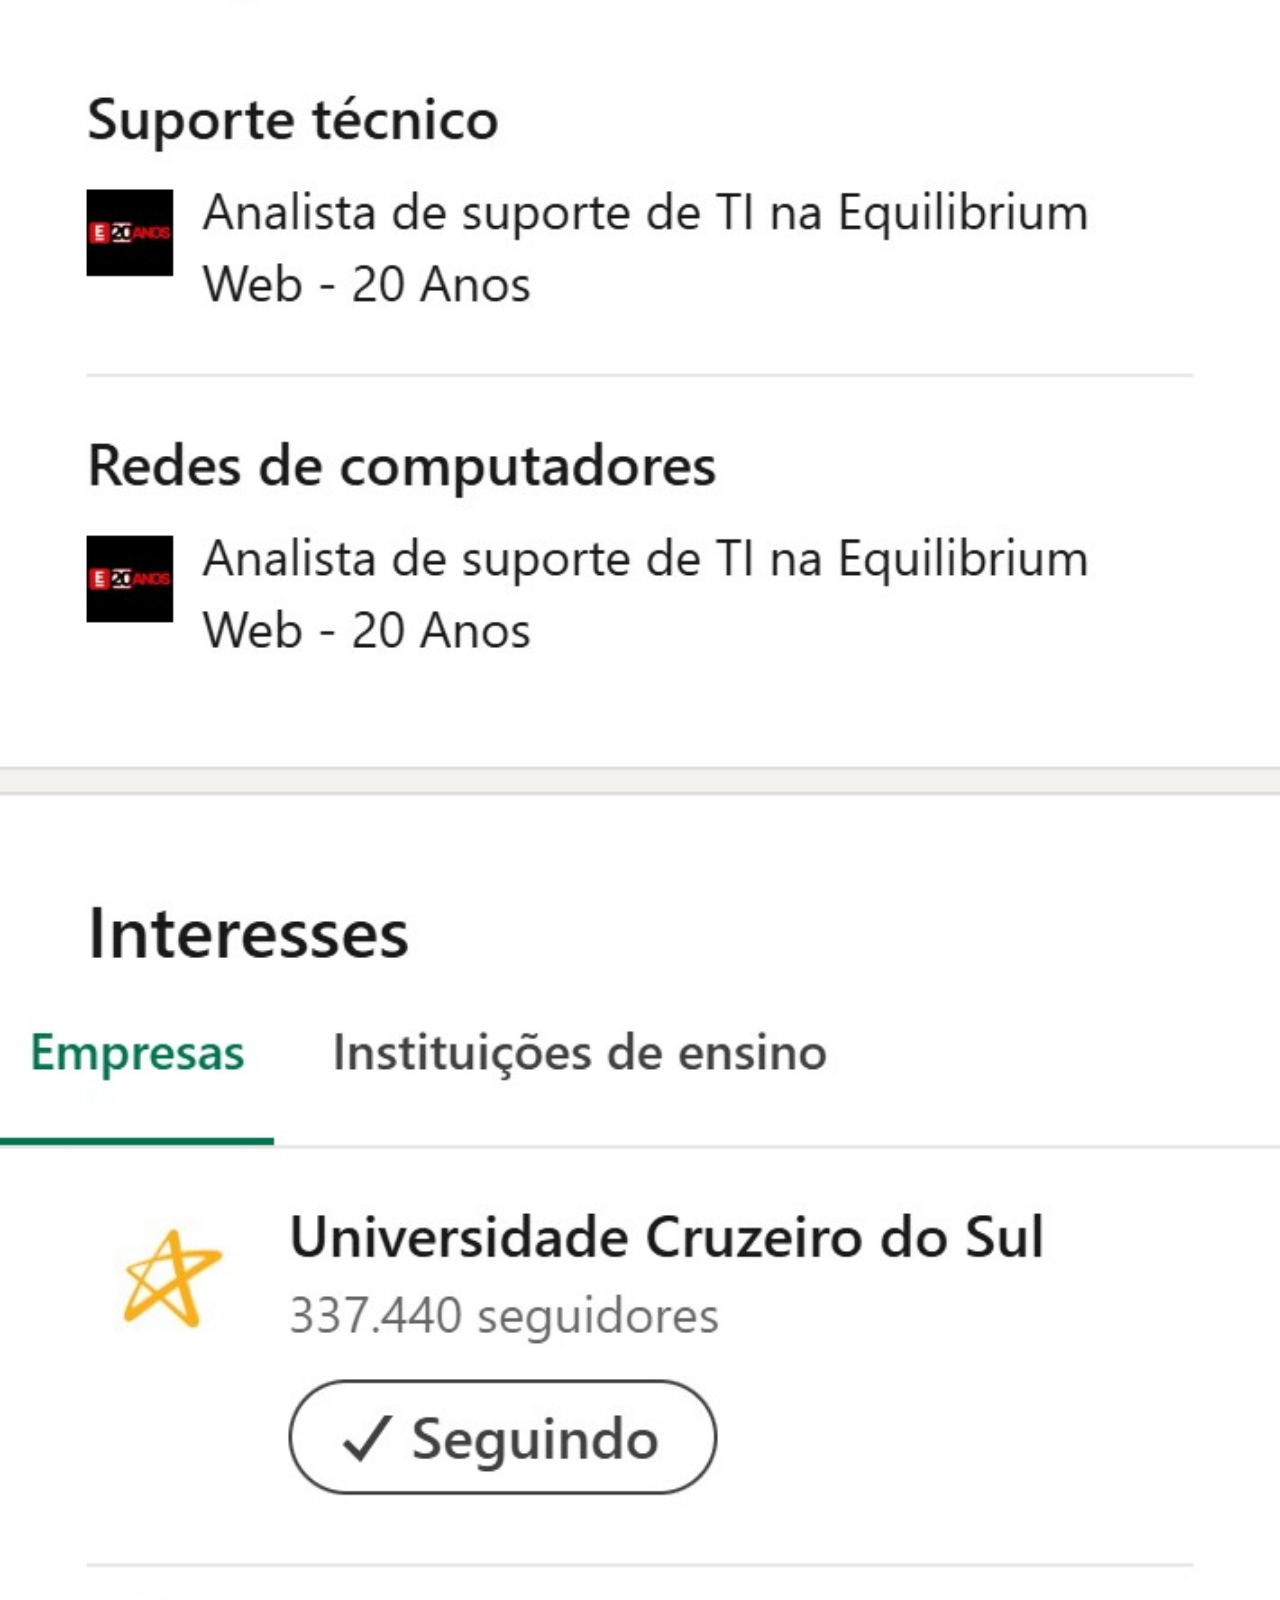
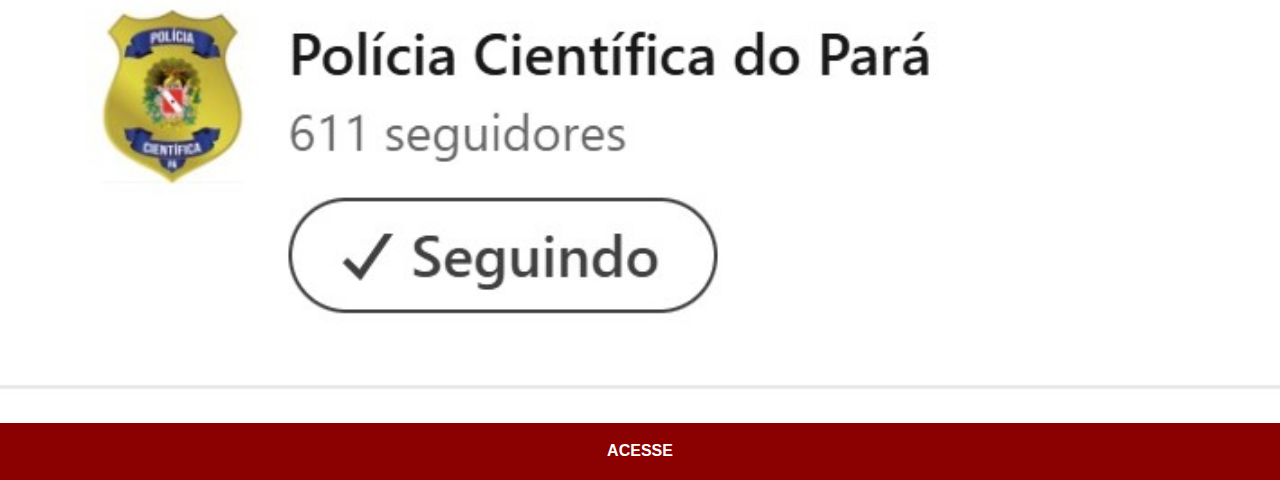
<file: linkedin.html>
<!DOCTYPE html>
<html lang="pt-br">
<head>
    <meta charset="UTF-8">
    <meta name="viewport" content="width=device-width, initial-scale=1.0">
    <title>Linkedin</title>
    <link rel="stylesheet" href="css/social.css">
</head>
<body>
    <img src="img/tela-linkedin.jpg" alt="linkedin">
    <a href="https://www.linkedin.com/in/carlos-eduardo-lemos-silva-6b5689360/" target="_blank">ACESSE</a>
    
</body>
</html>
</file>
<file: css/style.css>
@charset "UTF-8";

* {
    margin: 0px;
    padding: 0px;
    font-family: Arial, Helvetica, sans-serif;
}

html, body {
    height: 100vh;
    width: 100vw;
    background-color: black;
}

body{
    background: url('../img/fundo-madeira.jpg') no-repeat top center;
    background-size: cover;
    background-attachment: fixed;
}

main {
    position: relative;
    height: 100vh;
}

section#telefone {
    position: absolute;
    top: 50%;
    left: 50%;
    transform: translate(-50%, -50%);

    height: 627px;
    width: 311px;
    background: url('../img/frame-iphone.png') no-repeat;
}

iframe#tela {
    position: relative;
    top: 79px;
    left: 21px;
    width: 269px;
    height: 473px;

}

section#redes-sociais {
    text-align: center;
}

section#redes-sociais img {
    width: 50px;
    margin: 10px;
    border-radius: 50%;
    box-shadow: 2px 2px 5px rgba(0, 0, 0, 0.400);
    box-sizing: border-box;
}

section#redes-sociais img:hover {
    border: 2px solid rgba(255, 255, 255, 0.637);
    transform: translate(-3px, -3px);
    box-shadow: 5px 5px 10px rgba(0, 0, 0, 0.623);
    transition: transform .3s, border 2s;
}
</file>
<file: css/social.css>
@charset "UFT-8";

*{
    margin: 0px;
    padding: 0px;
    font-family: Arial, Helvetica, sans-serif;
}

::-webkit-scrollbar {
    width: 0px;
    height: 0px;
}

img {
    width: 100%;
}

a {
    display: block;
    background-color: darkred;
    color: white;
    margin-top: -5px;
    padding: 20px;
    text-align: center;
    font-weight: bolder;
    text-decoration: none;
}
</file>
